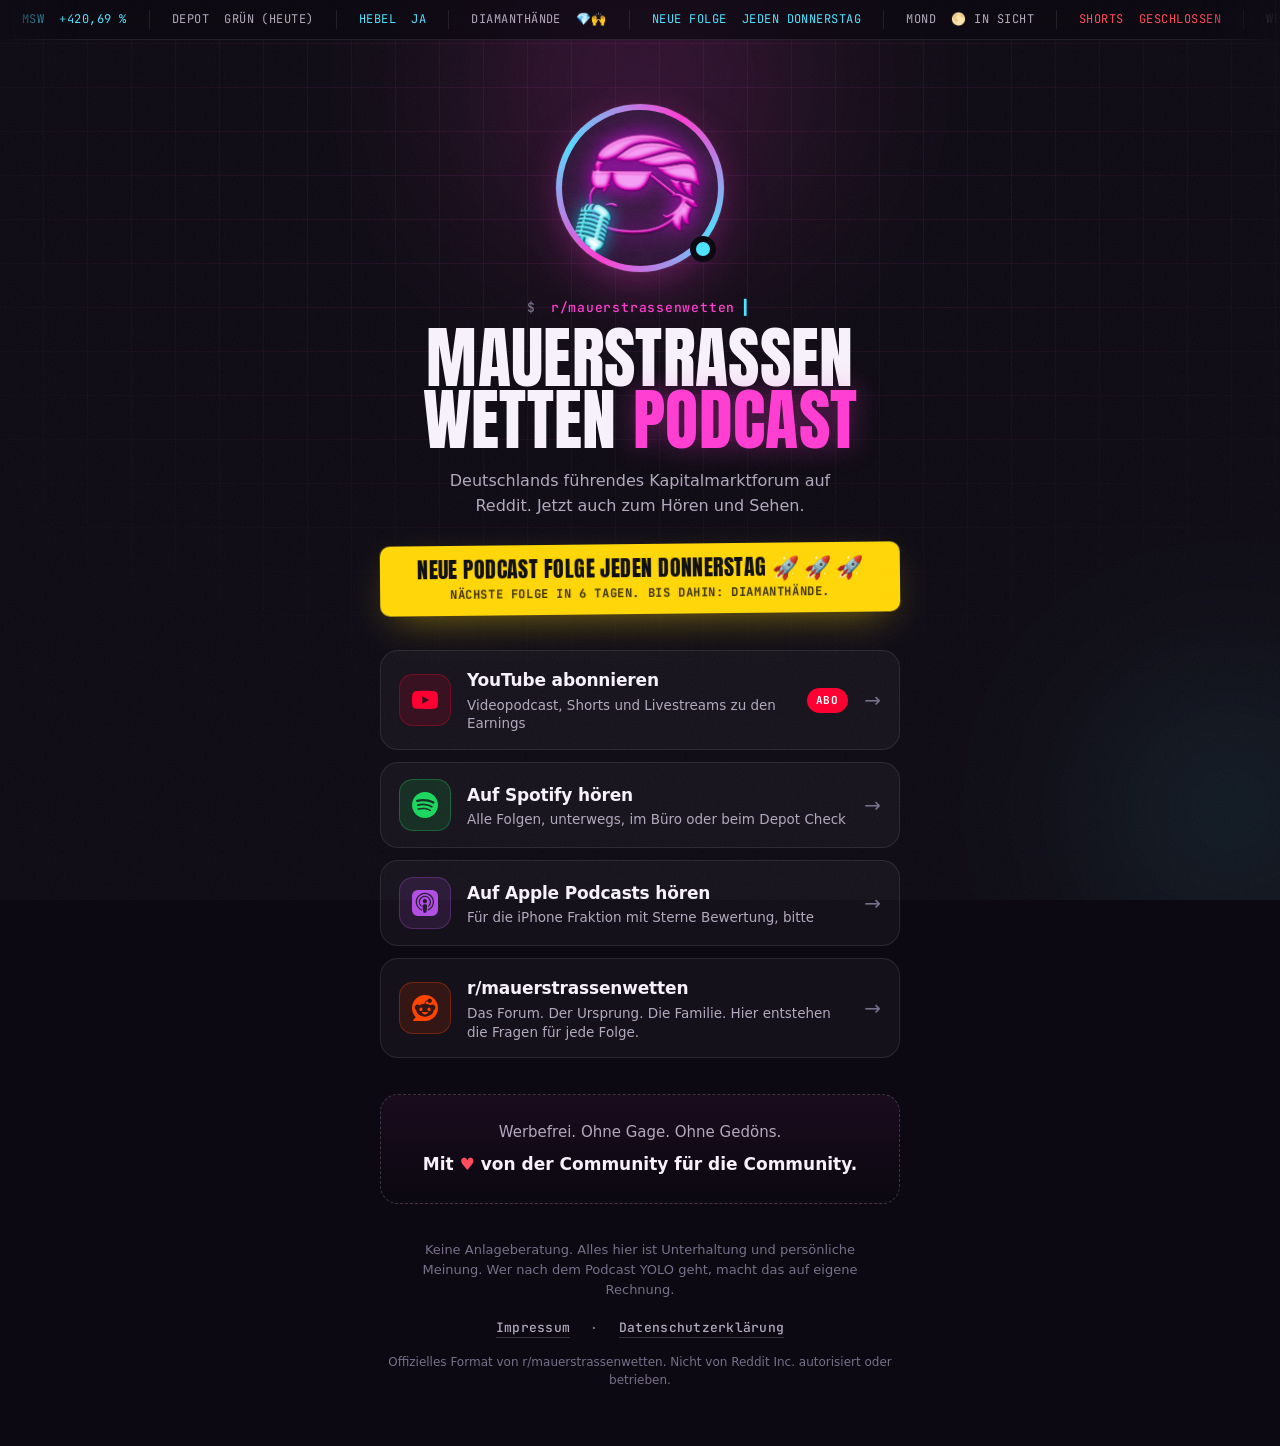
<file: index.html>
<!DOCTYPE html>
<html lang="de">
<head>
<meta charset="utf-8">
<meta name="viewport" content="width=device-width, initial-scale=1">
<title>mauerstrassenwetten Podcast · Alle Links</title>
<meta name="description" content="Der offizielle Podcast von r/mauerstrassenwetten, Deutschlands führendem Kapitalmarktforum auf Reddit. Neue Folge jeden Donnerstag auf YouTube, Spotify und Apple Podcasts.">
<meta property="og:title" content="mauerstrassenwetten Podcast">
<meta property="og:description" content="Deutschlands führendes Kapitalmarktforum auf Reddit. Neue Podcast Folge jeden Donnerstag 🚀">
<meta name="theme-color" content="#0c0912">
<link rel="icon" href="./assets/favicon.png" type="image/png">
<link rel="preconnect" href="https://api.fontshare.com" crossorigin>
<link rel="preconnect" href="https://fonts.googleapis.com">
<link rel="preconnect" href="https://fonts.gstatic.com" crossorigin>
<link href="https://api.fontshare.com/v2/css?f[]=satoshi@500,700&display=swap" rel="stylesheet">
<link href="https://fonts.googleapis.com/css2?family=Anton&family=JetBrains+Mono:wght@500;700&display=swap" rel="stylesheet">
<link rel="stylesheet" href="./style.css">
</head>
<body>

<div class="bg" aria-hidden="true">
  <div class="bg-grid"></div>
  <div class="bg-glow bg-glow-a"></div>
  <div class="bg-glow bg-glow-b"></div>
  <div class="bg-noise"></div>
</div>

<div class="ticker" aria-hidden="true">
  <div class="ticker-track">
    <span class="tick up">MSW &nbsp;+420,69 %</span>
    <span class="tick">DEPOT &nbsp;grün (heute)</span>
    <span class="tick up">HEBEL &nbsp;ja</span>
    <span class="tick">DIAMANTHÄNDE &nbsp;💎🙌</span>
    <span class="tick up">NEUE FOLGE &nbsp;jeden Donnerstag</span>
    <span class="tick">MOND &nbsp;🌕 in Sicht</span>
    <span class="tick down">SHORTS &nbsp;geschlossen</span>
    <span class="tick">WERBUNG &nbsp;0,00 €</span>
    <!-- duplicate for seamless loop -->
    <span class="tick up">MSW &nbsp;+420,69 %</span>
    <span class="tick">DEPOT &nbsp;grün (heute)</span>
    <span class="tick up">HEBEL &nbsp;ja</span>
    <span class="tick">DIAMANTHÄNDE &nbsp;💎🙌</span>
    <span class="tick up">NEUE FOLGE &nbsp;jeden Donnerstag</span>
    <span class="tick">MOND &nbsp;🌕 in Sicht</span>
    <span class="tick down">SHORTS &nbsp;geschlossen</span>
    <span class="tick">WERBUNG &nbsp;0,00 €</span>
  </div>
</div>

<main class="wrap">

  <header class="hero">
    <div class="avatar-ring">
      <img class="avatar" src="./assets/logo.jpg" alt="mauerstrassenwetten Podcast Logo: Neon Silhouette mit Sonnenbrille und Mikrofon" width="160" height="160">
      <span class="live-dot" title="Wöchentlich live"><span class="live-pulse"></span></span>
    </div>

    <p class="eyebrow"><span class="prompt">$</span> r/mauerstrassenwetten <span class="cursor">▍</span></p>
    <h1 class="title">mauerstrassen<br>wetten <span class="title-accent">Podcast</span></h1>
    <p class="tagline">Deutschlands führendes Kapitalmarktforum auf Reddit. Jetzt auch zum Hören und Sehen.</p>

    <div class="banner">
      <div class="banner-main">Neue Podcast Folge jeden Donnerstag <span class="rockets">🚀 🚀 🚀</span></div>
      <div class="banner-sub" id="countdown">Nächste Folge am Donnerstag</div>
    </div>
  </header>

  <nav class="links" aria-label="Alle Kanäle">

    <a class="link link-youtube" href="https://www.youtube.com/@mauerstrassenwettenPodcast?sub_confirmation=1" target="_blank" rel="noopener noreferrer">
      <span class="link-icon">
        <svg viewBox="0 0 24 24" aria-hidden="true"><path fill="currentColor" d="M23.498 6.186a3.016 3.016 0 0 0-2.122-2.136C19.505 3.545 12 3.545 12 3.545s-7.505 0-9.377.505A3.017 3.017 0 0 0 .502 6.186C0 8.07 0 12 0 12s0 3.93.502 5.814a3.016 3.016 0 0 0 2.122 2.136c1.871.505 9.376.505 9.376.505s7.505 0 9.377-.505a3.015 3.015 0 0 0 2.122-2.136C24 15.93 24 12 24 12s0-3.93-.502-5.814zM9.545 15.568V8.432L15.818 12l-6.273 3.568z"/></svg>
      </span>
      <span class="link-text">
        <span class="link-title">YouTube abonnieren</span>
        <span class="link-sub">Videopodcast, Shorts und Livestreams zu den Earnings</span>
      </span>
      <span class="link-badge">Abo</span>
      <span class="link-arrow" aria-hidden="true">→</span>
    </a>

    <a class="link link-spotify" href="https://open.spotify.com/show/4F53gWxLNexCYxnEAkcfZe" target="_blank" rel="noopener noreferrer">
      <span class="link-icon">
        <svg viewBox="0 0 24 24" aria-hidden="true"><path fill="currentColor" d="M12 0C5.4 0 0 5.4 0 12s5.4 12 12 12 12-5.4 12-12S18.66 0 12 0zm5.521 17.34c-.24.359-.66.48-1.021.24-2.82-1.74-6.36-2.101-10.561-1.141-.418.122-.779-.179-.899-.539-.12-.421.18-.78.54-.9 4.56-1.021 8.52-.6 11.64 1.32.42.18.479.659.301 1.02zm1.44-3.3c-.301.42-.841.6-1.262.3-3.239-1.98-8.159-2.58-11.939-1.38-.479.12-1.02-.12-1.14-.6-.12-.48.12-1.021.6-1.141C9.6 9.9 15 10.561 18.72 12.84c.361.181.54.78.241 1.2zm.12-3.36C15.24 8.4 8.82 8.16 5.16 9.301c-.6.179-1.2-.181-1.38-.721-.18-.601.18-1.2.72-1.381 4.26-1.26 11.28-1.02 15.721 1.621.539.3.719 1.02.419 1.56-.299.421-1.02.599-1.559.3z"/></svg>
      </span>
      <span class="link-text">
        <span class="link-title">Auf Spotify hören</span>
        <span class="link-sub">Alle Folgen, unterwegs, im Büro oder beim Depot Check</span>
      </span>
      <span class="link-arrow" aria-hidden="true">→</span>
    </a>

    <a class="link link-apple" href="https://podcasts.apple.com/de/podcast/mauerstrassenwetten-podcast/id1572657389" target="_blank" rel="noopener noreferrer">
      <span class="link-icon">
        <svg viewBox="0 0 24 24" aria-hidden="true"><path fill="currentColor" d="M5.34 0A5.328 5.328 0 000 5.34v13.32A5.328 5.328 0 005.34 24h13.32A5.328 5.328 0 0024 18.66V5.34A5.328 5.328 0 0018.66 0zm6.525 2.568c2.336 0 4.448.902 6.056 2.587 1.224 1.272 1.912 2.619 2.264 4.392.12.59.12 2.2.007 2.864a8.506 8.506 0 01-3.24 5.296c-.608.46-2.096 1.261-2.336 1.261-.088 0-.096-.091-.056-.46.072-.592.144-.715.48-.856.536-.224 1.448-.874 2.008-1.435a7.644 7.644 0 002.008-3.536c.208-.824.184-2.656-.048-3.504-.728-2.696-2.928-4.792-5.624-5.352-.784-.16-2.208-.16-3 0-2.728.56-4.984 2.76-5.672 5.528-.184.752-.184 2.584 0 3.336.456 1.832 1.64 3.512 3.192 4.512.304.2.672.408.824.472.336.144.408.264.472.856.04.36.03.464-.056.464-.056 0-.464-.176-.896-.384l-.04-.03c-2.472-1.216-4.056-3.274-4.632-6.012-.144-.706-.168-2.392-.03-3.04.36-1.74 1.048-3.1 2.192-4.304 1.648-1.737 3.768-2.656 6.128-2.656zm.134 2.81c.409.004.803.04 1.106.106 2.784.62 4.76 3.408 4.376 6.174-.152 1.114-.536 2.03-1.216 2.88-.336.43-1.152 1.15-1.296 1.15-.023 0-.048-.272-.048-.603v-.605l.416-.496c1.568-1.878 1.456-4.502-.256-6.224-.664-.67-1.432-1.064-2.424-1.246-.64-.118-.776-.118-1.448-.008-1.02.167-1.81.562-2.512 1.256-1.72 1.704-1.832 4.342-.264 6.222l.413.496v.608c0 .336-.027.608-.06.608-.03 0-.264-.16-.512-.36l-.034-.011c-.832-.664-1.568-1.842-1.872-2.997-.184-.698-.184-2.024.008-2.72.504-1.878 1.888-3.335 3.808-4.019.41-.145 1.133-.22 1.814-.211zm-.13 2.99c.31 0 .62.06.844.178.488.253.888.745 1.04 1.259.464 1.578-1.208 2.96-2.72 2.254h-.015c-.712-.331-1.096-.956-1.104-1.77 0-.733.408-1.371 1.112-1.745.224-.117.534-.176.844-.176zm-.011 4.728c.988-.004 1.706.349 1.97.97.198.464.124 1.932-.218 4.302-.232 1.656-.36 2.074-.68 2.356-.44.39-1.064.498-1.656.288h-.003c-.716-.257-.87-.605-1.164-2.644-.341-2.37-.416-3.838-.218-4.302.262-.616.974-.966 1.97-.97z"/></svg>
      </span>
      <span class="link-text">
        <span class="link-title">Auf Apple Podcasts hören</span>
        <span class="link-sub">Für die iPhone Fraktion mit Sterne Bewertung, bitte</span>
      </span>
      <span class="link-arrow" aria-hidden="true">→</span>
    </a>

    <a class="link link-reddit" href="https://www.reddit.com/r/mauerstrassenwetten/" target="_blank" rel="noopener noreferrer">
      <span class="link-icon">
        <svg viewBox="0 0 24 24" aria-hidden="true"><path fill="currentColor" d="M12 0C5.373 0 0 5.373 0 12c0 3.314 1.343 6.314 3.515 8.485l-2.286 2.286C.775 23.225 1.097 24 1.738 24H12c6.627 0 12-5.373 12-12S18.627 0 12 0Zm4.388 3.199c1.104 0 1.999.895 1.999 1.999 0 1.105-.895 2-1.999 2-.946 0-1.739-.657-1.947-1.539v.002c-1.147.162-2.032 1.15-2.032 2.341v.007c1.776.067 3.4.567 4.686 1.363.473-.363 1.064-.58 1.707-.58 1.547 0 2.802 1.254 2.802 2.802 0 1.117-.655 2.081-1.601 2.531-.088 3.256-3.637 5.876-7.997 5.876-4.361 0-7.905-2.617-7.998-5.87-.954-.447-1.614-1.415-1.614-2.538 0-1.548 1.255-2.802 2.803-2.802.645 0 1.239.218 1.712.585 1.275-.79 2.881-1.291 4.64-1.365v-.01c0-1.663 1.263-3.034 2.88-3.207.188-.911.993-1.595 1.959-1.595Zm-8.085 8.376c-.784 0-1.459.78-1.506 1.797-.047 1.016.64 1.429 1.426 1.429.786 0 1.371-.369 1.418-1.385.047-1.017-.553-1.841-1.338-1.841Zm7.406 0c-.786 0-1.385.824-1.338 1.841.047 1.017.634 1.385 1.418 1.385.785 0 1.473-.413 1.426-1.429-.046-1.017-.721-1.797-1.506-1.797Zm-3.703 4.013c-.974 0-1.907.048-2.77.135-.147.015-.241.168-.183.305.483 1.154 1.622 1.964 2.953 1.964 1.33 0 2.47-.81 2.953-1.964.057-.137-.037-.29-.184-.305-.863-.087-1.795-.135-2.769-.135Z"/></svg>
      </span>
      <span class="link-text">
        <span class="link-title">r/mauerstrassenwetten</span>
        <span class="link-sub">Das Forum. Der Ursprung. Die Familie. Hier entstehen die Fragen für jede Folge.</span>
      </span>
      <span class="link-arrow" aria-hidden="true">→</span>
    </a>

  </nav>

  <section class="heart">
    <p class="heart-line">Werbefrei. Ohne Gage. Ohne Gedöns.</p>
    <p class="heart-line heart-strong">Mit <span class="heart-icon">♥</span> von der Community für die Community.</p>
  </section>

  <footer class="foot">
    <p class="disclaimer">Keine Anlageberatung. Alles hier ist Unterhaltung und persönliche Meinung. Wer nach dem Podcast YOLO geht, macht das auf eigene Rechnung.</p>
    <p class="legal">
      <a href="https://aep-sudo.github.io/msw-podcast/impressum.html" target="_blank" rel="noopener noreferrer">Impressum</a>
      <span class="sep" aria-hidden="true">·</span>
      <a href="https://aep-sudo.github.io/msw-podcast/datenschutzerklaerung.html" target="_blank" rel="noopener noreferrer">Datenschutzerklärung</a>
    </p>
    <p class="colophon">Offizielles Format von r/mauerstrassenwetten. Nicht von Reddit Inc. autorisiert oder betrieben.</p>
  </footer>

</main>

<script src="./app.js"></script>
</body>
</html>
</file>
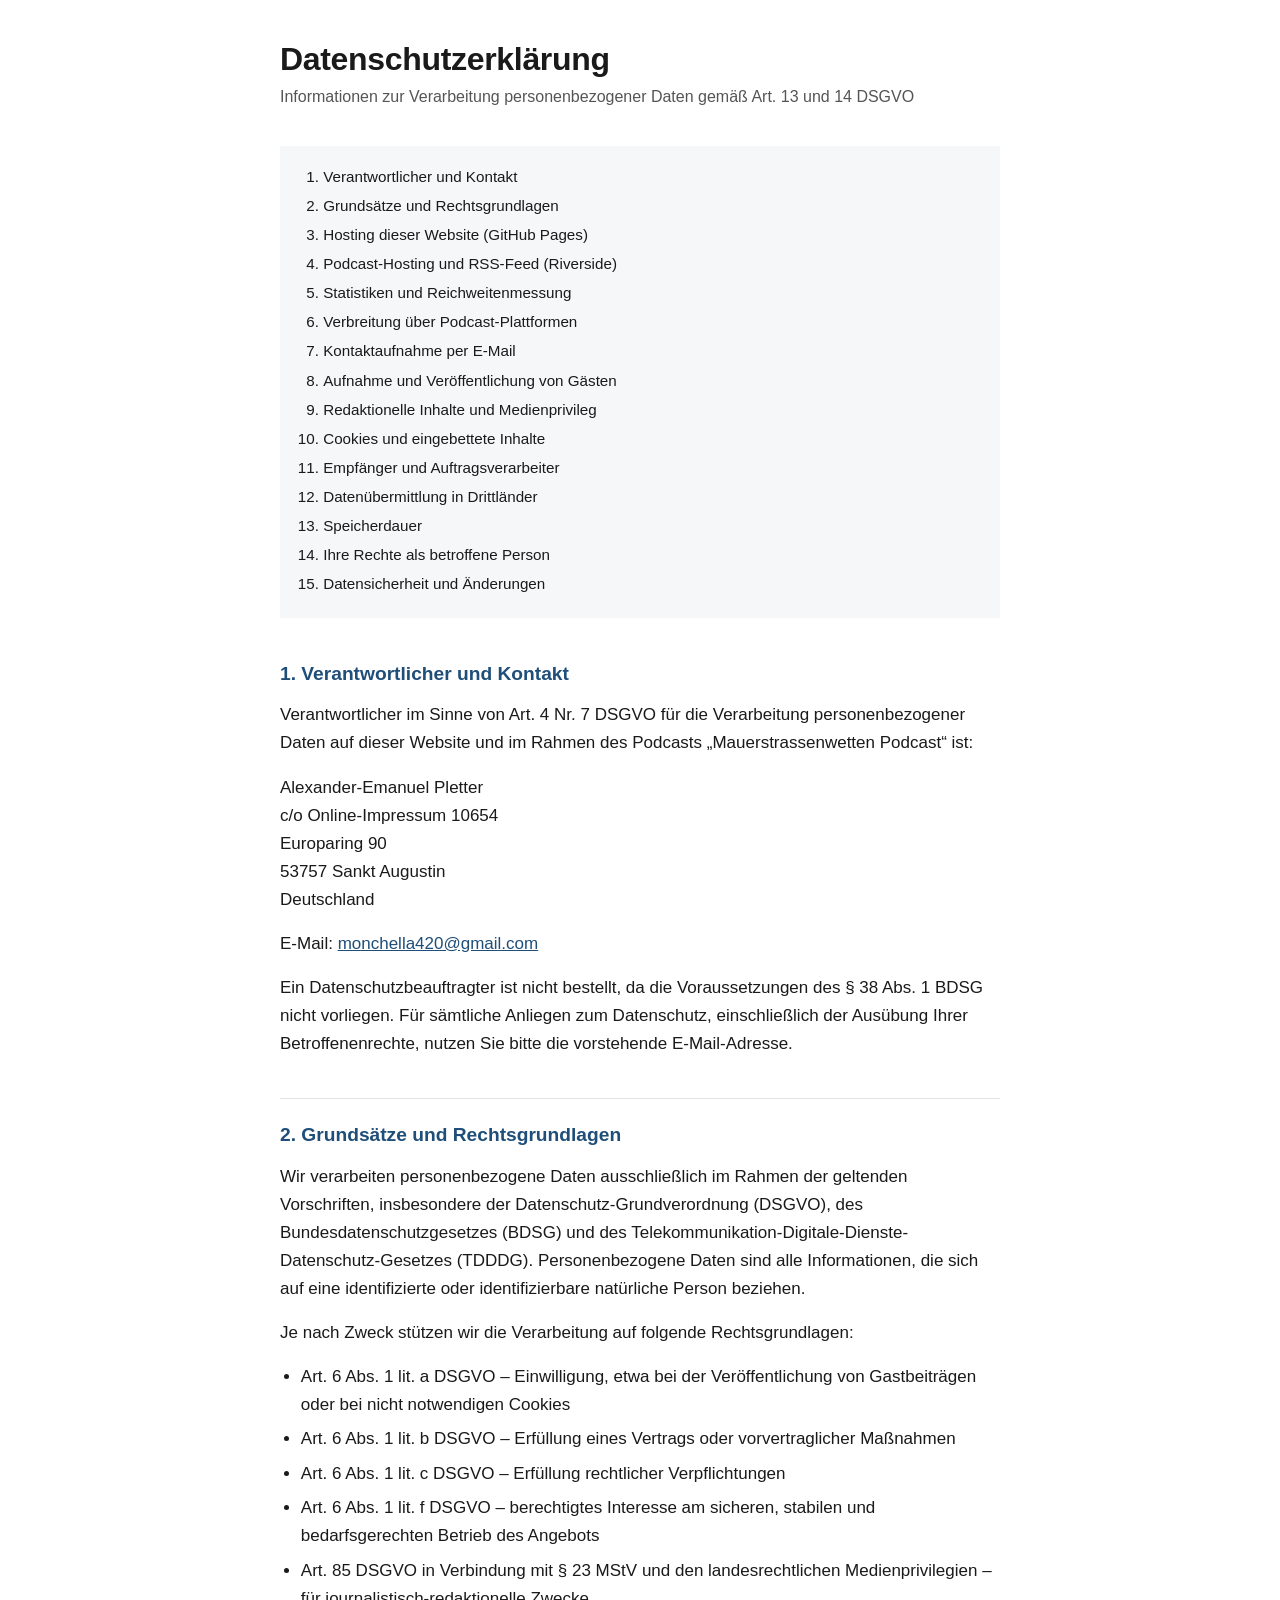
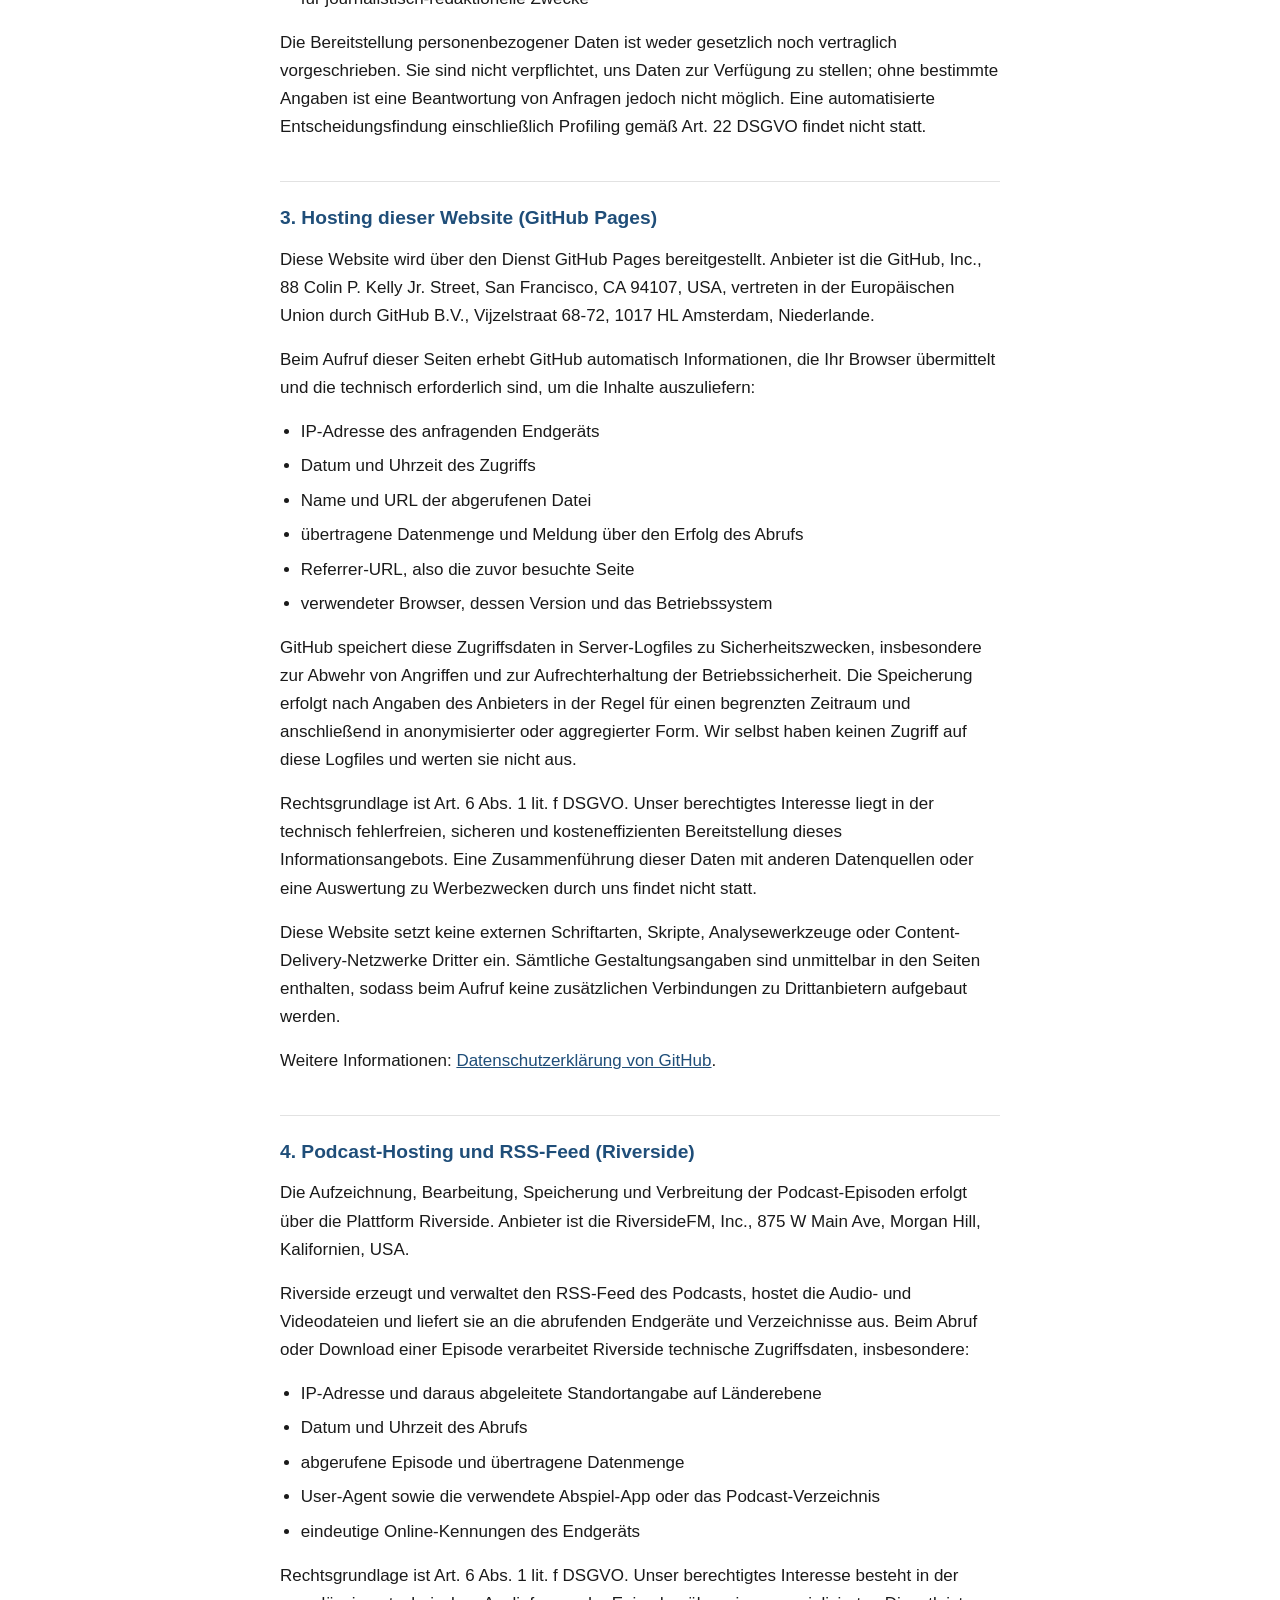
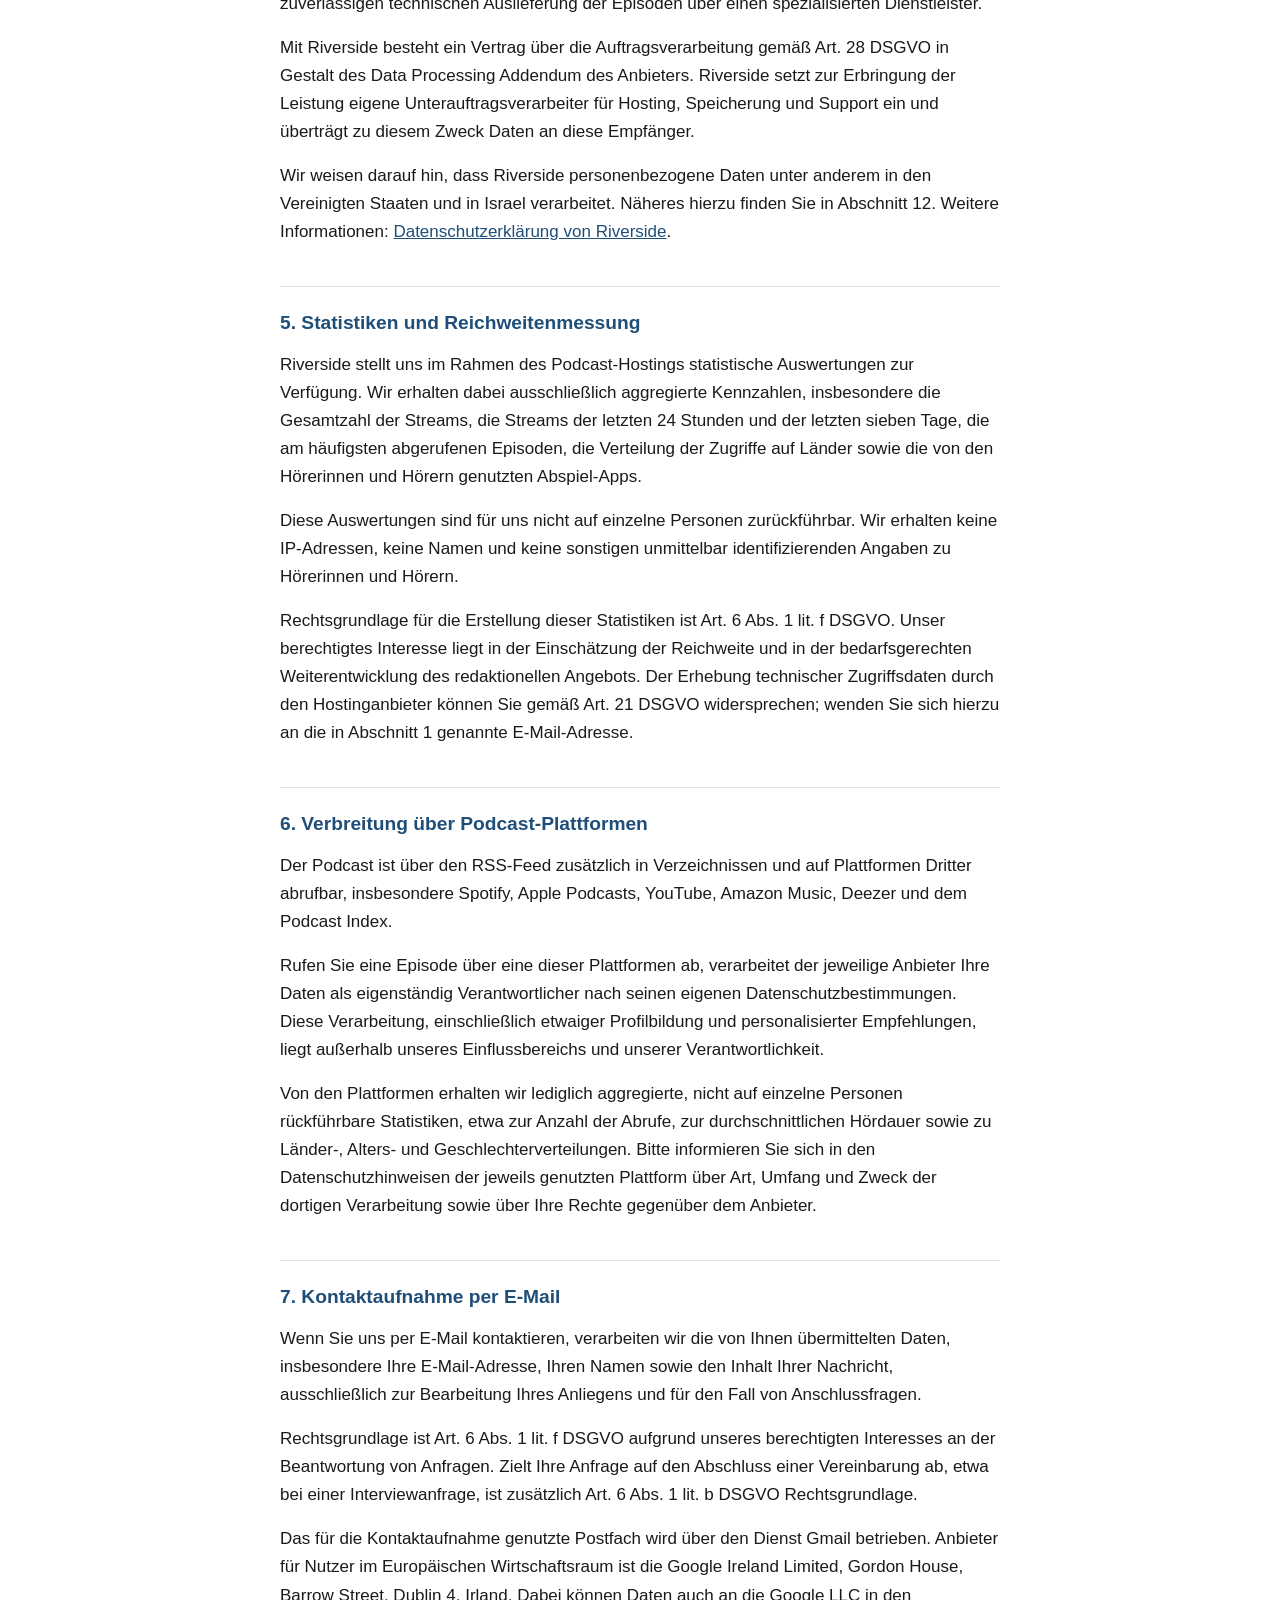
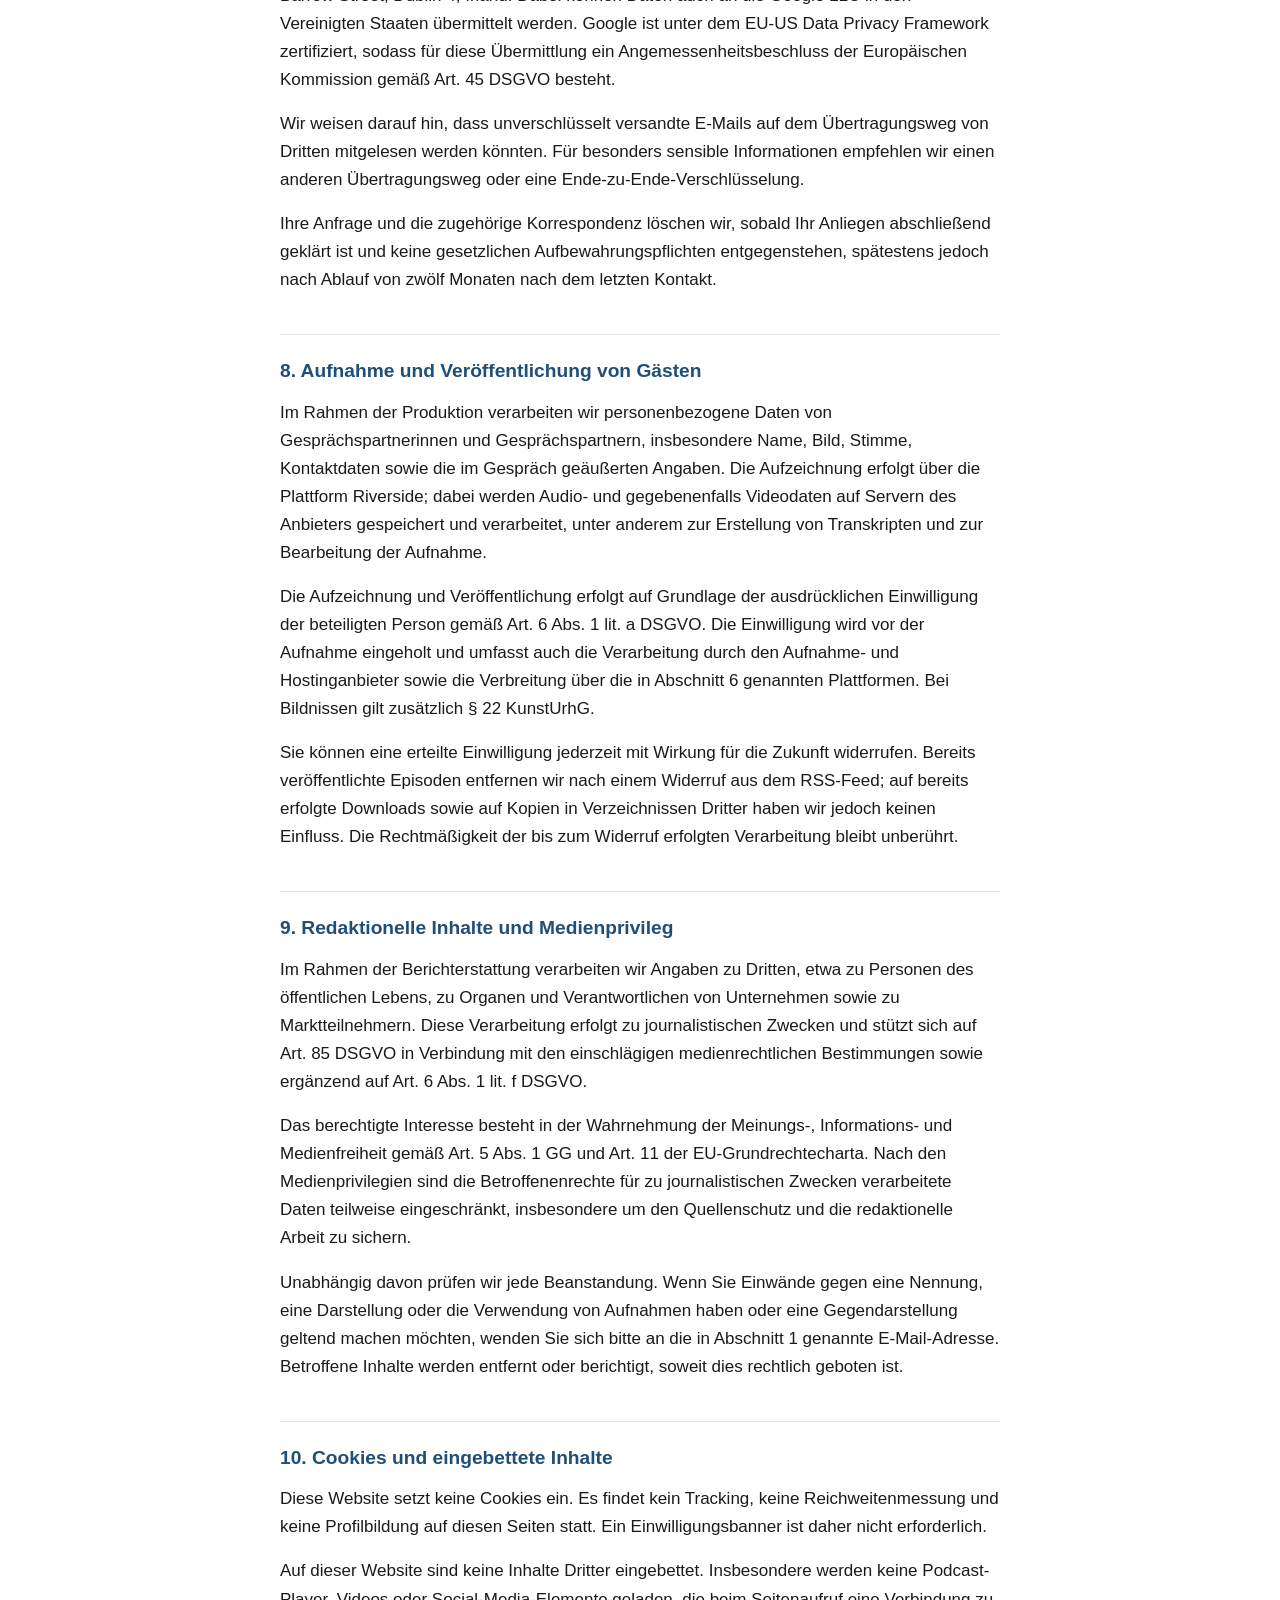
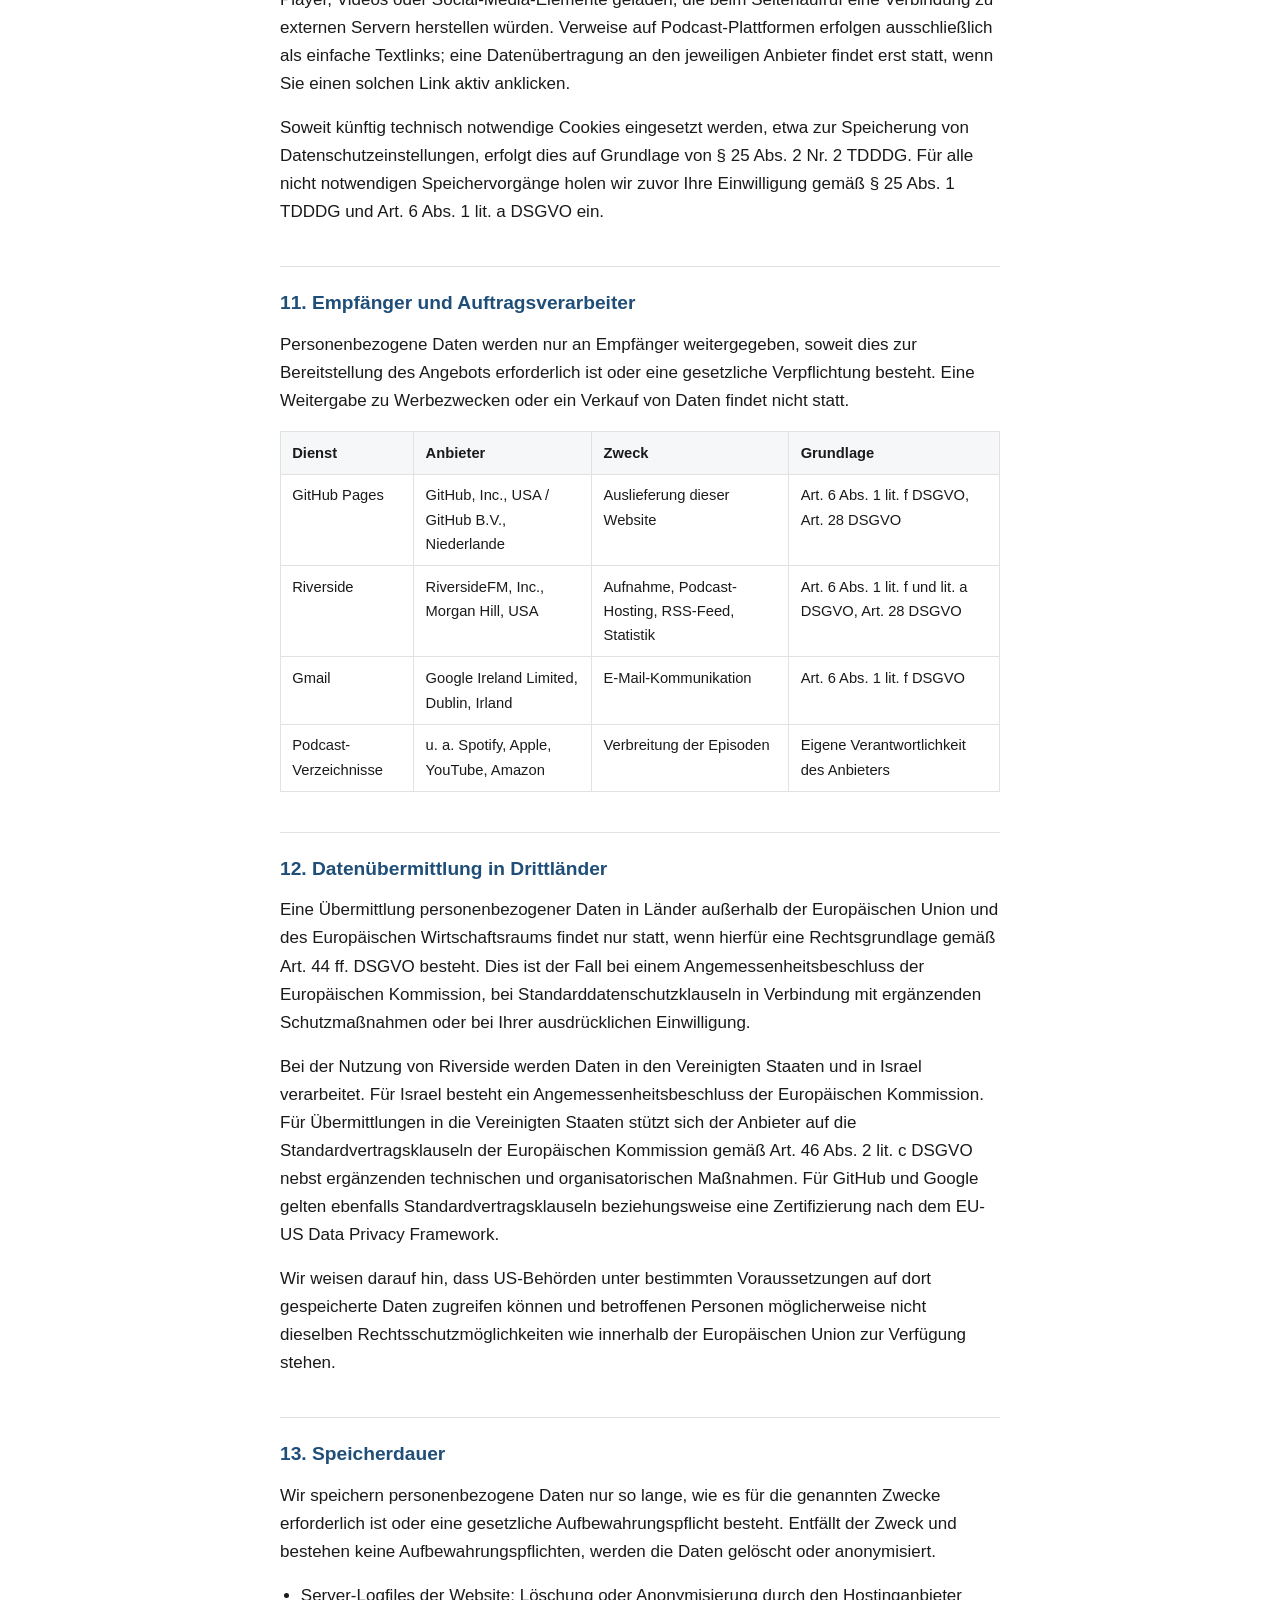
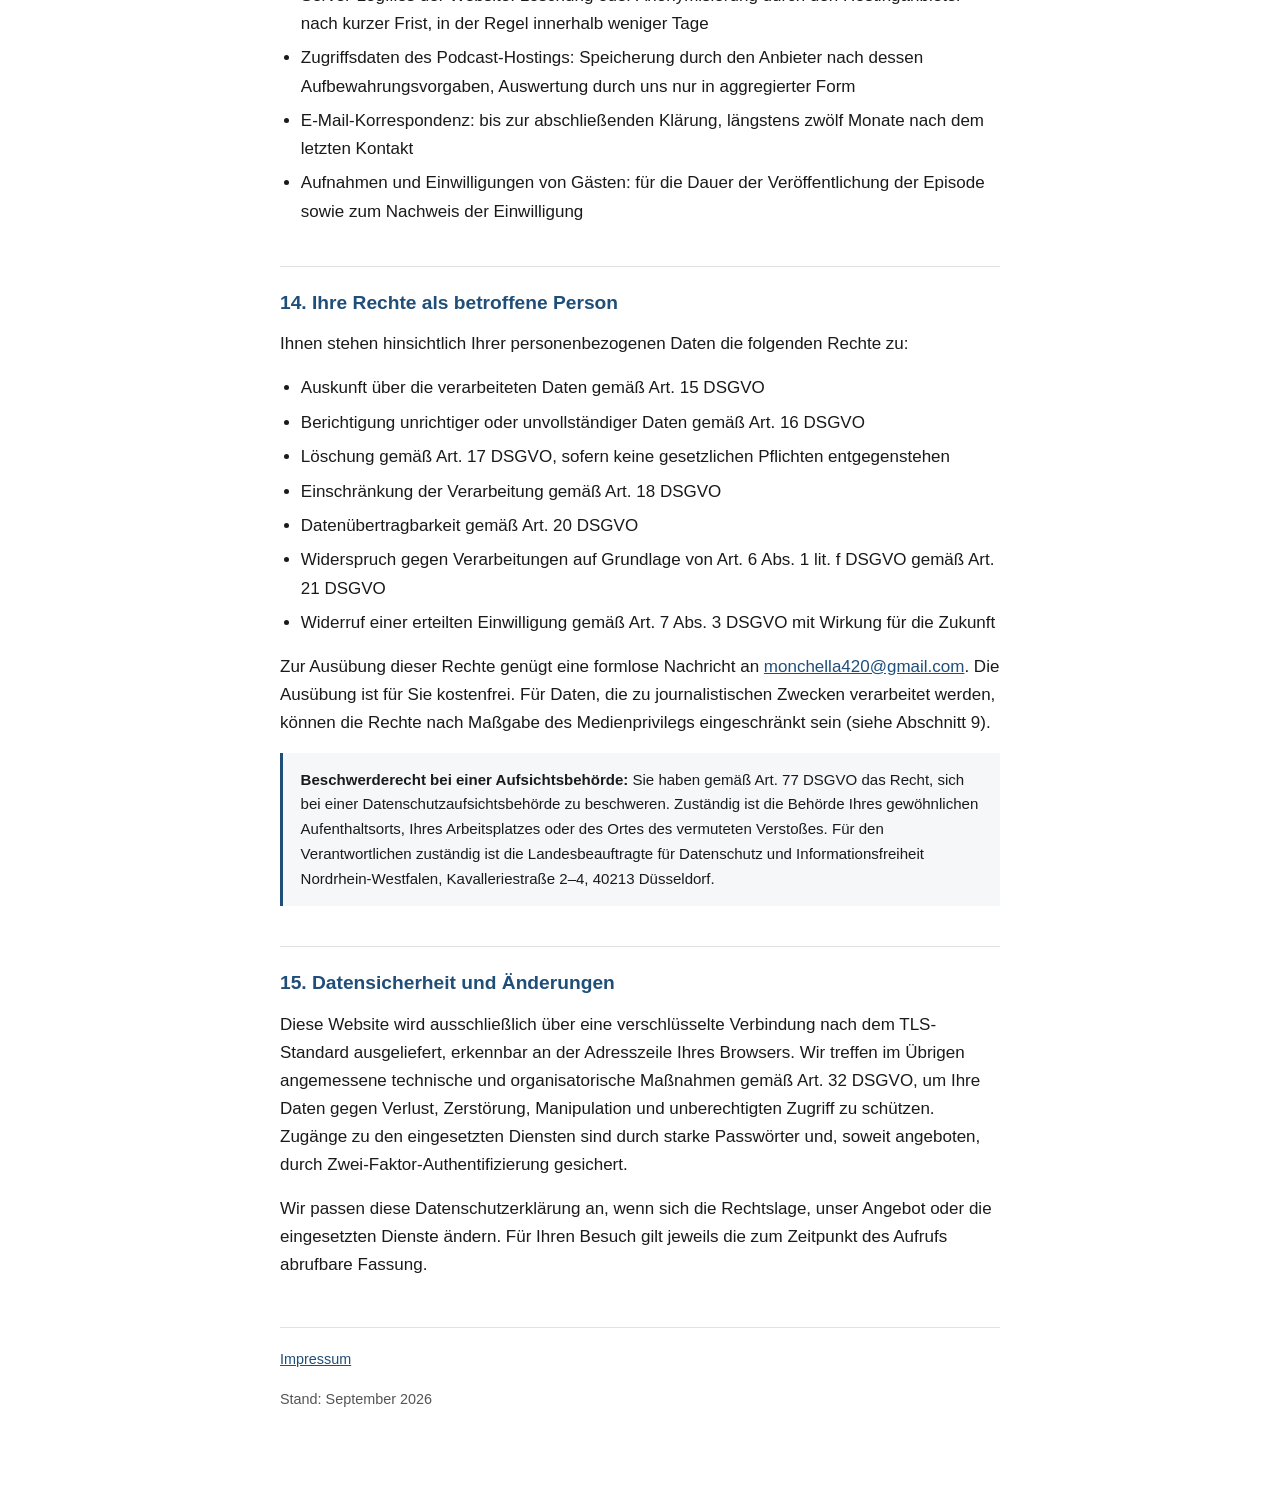
<file: datenschutzerklaerung.html>
<!DOCTYPE html>
<html lang="de">
<head>
<meta charset="utf-8">
<meta name="viewport" content="width=device-width, initial-scale=1">
<title>Datenschutzerklärung – Mauerstrassenwetten Podcast</title>
<meta name="description" content="Informationen zur Verarbeitung personenbezogener Daten gemäß Art. 13 und 14 DSGVO für den Mauerstrassenwetten Podcast.">
<meta name="robots" content="index, follow">
<style>
  :root {
    --text: #1a1a1a;
    --muted: #555;
    --accent: #1f4e79;
    --border: #e2e2e2;
    --bg: #ffffff;
    --box: #f6f7f9;
  }
  * { box-sizing: border-box; }
  html { -webkit-text-size-adjust: 100%; }
  body {
    margin: 0;
    padding: 2.5rem 1.25rem 4rem;
    background: var(--bg);
    color: var(--text);
    font-family: -apple-system, BlinkMacSystemFont, "Segoe UI", Roboto, Helvetica, Arial, sans-serif;
    font-size: 17px;
    line-height: 1.65;
  }
  main { max-width: 720px; margin: 0 auto; }
  h1 {
    font-size: 2rem;
    line-height: 1.2;
    margin: 0 0 0.35rem;
    letter-spacing: -0.01em;
  }
  .subtitle { color: var(--muted); font-size: 1rem; margin: 0 0 2.25rem; }
  h2 {
    font-size: 1.2rem;
    margin: 2.5rem 0 0.75rem;
    padding-top: 1.25rem;
    border-top: 1px solid var(--border);
    color: var(--accent);
  }
  h2:first-of-type { border-top: none; padding-top: 0; }
  h3 { font-size: 1.02rem; margin: 1.6rem 0 0.4rem; }
  p { margin: 0 0 1rem; }
  ul { margin: 0 0 1rem; padding-left: 1.3rem; }
  li { margin-bottom: 0.4rem; }
  address { font-style: normal; margin: 0 0 1rem; }
  a { color: var(--accent); }
  a:hover { text-decoration: none; }
  .note {
    background: var(--box);
    border-left: 3px solid var(--accent);
    padding: 0.9rem 1.1rem;
    margin: 0 0 1rem;
    font-size: 0.94rem;
  }
  .note p:last-child { margin-bottom: 0; }
  .toc { background: var(--box); padding: 1.1rem 1.4rem; margin: 0 0 2rem; font-size: 0.95rem; }
  .toc ol { margin: 0; padding-left: 1.3rem; }
  .toc li { margin-bottom: 0.25rem; }
  table {
    width: 100%;
    border-collapse: collapse;
    margin: 0 0 1.25rem;
    font-size: 0.92rem;
  }
  th, td {
    border: 1px solid var(--border);
    padding: 0.55rem 0.7rem;
    text-align: left;
    vertical-align: top;
  }
  th { background: var(--box); font-weight: 600; }
  footer {
    margin-top: 3rem;
    padding-top: 1.25rem;
    border-top: 1px solid var(--border);
    color: var(--muted);
    font-size: 0.9rem;
  }
  footer a { margin-right: 1rem; }
  @media print {
    body { padding: 0; font-size: 10.5pt; }
    h2 { page-break-after: avoid; }
  }
</style>
</head>
<body>
<main>

  <h1>Datenschutzerklärung</h1>
  <p class="subtitle">Informationen zur Verarbeitung personenbezogener Daten gemäß Art. 13 und 14 DSGVO</p>

  <div class="toc">
    <ol>
      <li>Verantwortlicher und Kontakt</li>
      <li>Grundsätze und Rechtsgrundlagen</li>
      <li>Hosting dieser Website (GitHub Pages)</li>
      <li>Podcast-Hosting und RSS-Feed (Riverside)</li>
      <li>Statistiken und Reichweitenmessung</li>
      <li>Verbreitung über Podcast-Plattformen</li>
      <li>Kontaktaufnahme per E-Mail</li>
      <li>Aufnahme und Veröffentlichung von Gästen</li>
      <li>Redaktionelle Inhalte und Medienprivileg</li>
      <li>Cookies und eingebettete Inhalte</li>
      <li>Empfänger und Auftragsverarbeiter</li>
      <li>Datenübermittlung in Drittländer</li>
      <li>Speicherdauer</li>
      <li>Ihre Rechte als betroffene Person</li>
      <li>Datensicherheit und Änderungen</li>
    </ol>
  </div>

  <h2>1. Verantwortlicher und Kontakt</h2>
  <p>Verantwortlicher im Sinne von Art. 4 Nr. 7 DSGVO für die Verarbeitung personenbezogener Daten auf dieser Website und im Rahmen des Podcasts &bdquo;Mauerstrassenwetten Podcast&ldquo; ist:</p>
  <address>
    Alexander-Emanuel Pletter<br>
    c/o Online-Impressum 10654<br>
    Europaring 90<br>
    53757 Sankt Augustin<br>
    Deutschland
  </address>
  <p>E-Mail: <a href="mailto:monchella420@gmail.com">monchella420@gmail.com</a></p>
  <p>Ein Datenschutzbeauftragter ist nicht bestellt, da die Voraussetzungen des § 38 Abs. 1 BDSG nicht vorliegen. Für sämtliche Anliegen zum Datenschutz, einschließlich der Ausübung Ihrer Betroffenenrechte, nutzen Sie bitte die vorstehende E-Mail-Adresse.</p>

  <h2>2. Grundsätze und Rechtsgrundlagen</h2>
  <p>Wir verarbeiten personenbezogene Daten ausschließlich im Rahmen der geltenden Vorschriften, insbesondere der Datenschutz-Grundverordnung (DSGVO), des Bundesdatenschutzgesetzes (BDSG) und des Telekommunikation-Digitale-Dienste-Datenschutz-Gesetzes (TDDDG). Personenbezogene Daten sind alle Informationen, die sich auf eine identifizierte oder identifizierbare natürliche Person beziehen.</p>
  <p>Je nach Zweck stützen wir die Verarbeitung auf folgende Rechtsgrundlagen:</p>
  <ul>
    <li>Art. 6 Abs. 1 lit. a DSGVO – Einwilligung, etwa bei der Veröffentlichung von Gastbeiträgen oder bei nicht notwendigen Cookies</li>
    <li>Art. 6 Abs. 1 lit. b DSGVO – Erfüllung eines Vertrags oder vorvertraglicher Maßnahmen</li>
    <li>Art. 6 Abs. 1 lit. c DSGVO – Erfüllung rechtlicher Verpflichtungen</li>
    <li>Art. 6 Abs. 1 lit. f DSGVO – berechtigtes Interesse am sicheren, stabilen und bedarfsgerechten Betrieb des Angebots</li>
    <li>Art. 85 DSGVO in Verbindung mit § 23 MStV und den landesrechtlichen Medienprivilegien – für journalistisch-redaktionelle Zwecke</li>
  </ul>
  <p>Die Bereitstellung personenbezogener Daten ist weder gesetzlich noch vertraglich vorgeschrieben. Sie sind nicht verpflichtet, uns Daten zur Verfügung zu stellen; ohne bestimmte Angaben ist eine Beantwortung von Anfragen jedoch nicht möglich. Eine automatisierte Entscheidungsfindung einschließlich Profiling gemäß Art. 22 DSGVO findet nicht statt.</p>

  <h2>3. Hosting dieser Website (GitHub Pages)</h2>
  <p>Diese Website wird über den Dienst GitHub Pages bereitgestellt. Anbieter ist die GitHub, Inc., 88 Colin P. Kelly Jr. Street, San Francisco, CA 94107, USA, vertreten in der Europäischen Union durch GitHub B.V., Vijzelstraat 68-72, 1017 HL Amsterdam, Niederlande.</p>
  <p>Beim Aufruf dieser Seiten erhebt GitHub automatisch Informationen, die Ihr Browser übermittelt und die technisch erforderlich sind, um die Inhalte auszuliefern:</p>
  <ul>
    <li>IP-Adresse des anfragenden Endgeräts</li>
    <li>Datum und Uhrzeit des Zugriffs</li>
    <li>Name und URL der abgerufenen Datei</li>
    <li>übertragene Datenmenge und Meldung über den Erfolg des Abrufs</li>
    <li>Referrer-URL, also die zuvor besuchte Seite</li>
    <li>verwendeter Browser, dessen Version und das Betriebssystem</li>
  </ul>
  <p>GitHub speichert diese Zugriffsdaten in Server-Logfiles zu Sicherheitszwecken, insbesondere zur Abwehr von Angriffen und zur Aufrechterhaltung der Betriebssicherheit. Die Speicherung erfolgt nach Angaben des Anbieters in der Regel für einen begrenzten Zeitraum und anschließend in anonymisierter oder aggregierter Form. Wir selbst haben keinen Zugriff auf diese Logfiles und werten sie nicht aus.</p>
  <p>Rechtsgrundlage ist Art. 6 Abs. 1 lit. f DSGVO. Unser berechtigtes Interesse liegt in der technisch fehlerfreien, sicheren und kosteneffizienten Bereitstellung dieses Informationsangebots. Eine Zusammenführung dieser Daten mit anderen Datenquellen oder eine Auswertung zu Werbezwecken durch uns findet nicht statt.</p>
  <p>Diese Website setzt keine externen Schriftarten, Skripte, Analysewerkzeuge oder Content-Delivery-Netzwerke Dritter ein. Sämtliche Gestaltungsangaben sind unmittelbar in den Seiten enthalten, sodass beim Aufruf keine zusätzlichen Verbindungen zu Drittanbietern aufgebaut werden.</p>
  <p>Weitere Informationen: <a href="https://docs.github.com/site-policy/privacy-policies/github-general-privacy-statement" rel="noopener noreferrer" target="_blank">Datenschutzerklärung von GitHub</a>.</p>

  <h2>4. Podcast-Hosting und RSS-Feed (Riverside)</h2>
  <p>Die Aufzeichnung, Bearbeitung, Speicherung und Verbreitung der Podcast-Episoden erfolgt über die Plattform Riverside. Anbieter ist die RiversideFM, Inc., 875 W Main Ave, Morgan Hill, Kalifornien, USA.</p>
  <p>Riverside erzeugt und verwaltet den RSS-Feed des Podcasts, hostet die Audio- und Videodateien und liefert sie an die abrufenden Endgeräte und Verzeichnisse aus. Beim Abruf oder Download einer Episode verarbeitet Riverside technische Zugriffsdaten, insbesondere:</p>
  <ul>
    <li>IP-Adresse und daraus abgeleitete Standortangabe auf Länderebene</li>
    <li>Datum und Uhrzeit des Abrufs</li>
    <li>abgerufene Episode und übertragene Datenmenge</li>
    <li>User-Agent sowie die verwendete Abspiel-App oder das Podcast-Verzeichnis</li>
    <li>eindeutige Online-Kennungen des Endgeräts</li>
  </ul>
  <p>Rechtsgrundlage ist Art. 6 Abs. 1 lit. f DSGVO. Unser berechtigtes Interesse besteht in der zuverlässigen technischen Auslieferung der Episoden über einen spezialisierten Dienstleister.</p>
  <p>Mit Riverside besteht ein Vertrag über die Auftragsverarbeitung gemäß Art. 28 DSGVO in Gestalt des Data Processing Addendum des Anbieters. Riverside setzt zur Erbringung der Leistung eigene Unterauftragsverarbeiter für Hosting, Speicherung und Support ein und überträgt zu diesem Zweck Daten an diese Empfänger.</p>
  <p>Wir weisen darauf hin, dass Riverside personenbezogene Daten unter anderem in den Vereinigten Staaten und in Israel verarbeitet. Näheres hierzu finden Sie in Abschnitt 12. Weitere Informationen: <a href="https://riverside.com/privacy-policy" rel="noopener noreferrer" target="_blank">Datenschutzerklärung von Riverside</a>.</p>

  <h2>5. Statistiken und Reichweitenmessung</h2>
  <p>Riverside stellt uns im Rahmen des Podcast-Hostings statistische Auswertungen zur Verfügung. Wir erhalten dabei ausschließlich aggregierte Kennzahlen, insbesondere die Gesamtzahl der Streams, die Streams der letzten 24 Stunden und der letzten sieben Tage, die am häufigsten abgerufenen Episoden, die Verteilung der Zugriffe auf Länder sowie die von den Hörerinnen und Hörern genutzten Abspiel-Apps.</p>
  <p>Diese Auswertungen sind für uns nicht auf einzelne Personen zurückführbar. Wir erhalten keine IP-Adressen, keine Namen und keine sonstigen unmittelbar identifizierenden Angaben zu Hörerinnen und Hörern.</p>
  <p>Rechtsgrundlage für die Erstellung dieser Statistiken ist Art. 6 Abs. 1 lit. f DSGVO. Unser berechtigtes Interesse liegt in der Einschätzung der Reichweite und in der bedarfsgerechten Weiterentwicklung des redaktionellen Angebots. Der Erhebung technischer Zugriffsdaten durch den Hostinganbieter können Sie gemäß Art. 21 DSGVO widersprechen; wenden Sie sich hierzu an die in Abschnitt 1 genannte E-Mail-Adresse.</p>

  <h2>6. Verbreitung über Podcast-Plattformen</h2>
  <p>Der Podcast ist über den RSS-Feed zusätzlich in Verzeichnissen und auf Plattformen Dritter abrufbar, insbesondere Spotify, Apple Podcasts, YouTube, Amazon Music, Deezer und dem Podcast Index.</p>
  <p>Rufen Sie eine Episode über eine dieser Plattformen ab, verarbeitet der jeweilige Anbieter Ihre Daten als eigenständig Verantwortlicher nach seinen eigenen Datenschutzbestimmungen. Diese Verarbeitung, einschließlich etwaiger Profilbildung und personalisierter Empfehlungen, liegt außerhalb unseres Einflussbereichs und unserer Verantwortlichkeit.</p>
  <p>Von den Plattformen erhalten wir lediglich aggregierte, nicht auf einzelne Personen rückführbare Statistiken, etwa zur Anzahl der Abrufe, zur durchschnittlichen Hördauer sowie zu Länder-, Alters- und Geschlechterverteilungen. Bitte informieren Sie sich in den Datenschutzhinweisen der jeweils genutzten Plattform über Art, Umfang und Zweck der dortigen Verarbeitung sowie über Ihre Rechte gegenüber dem Anbieter.</p>

  <h2>7. Kontaktaufnahme per E-Mail</h2>
  <p>Wenn Sie uns per E-Mail kontaktieren, verarbeiten wir die von Ihnen übermittelten Daten, insbesondere Ihre E-Mail-Adresse, Ihren Namen sowie den Inhalt Ihrer Nachricht, ausschließlich zur Bearbeitung Ihres Anliegens und für den Fall von Anschlussfragen.</p>
  <p>Rechtsgrundlage ist Art. 6 Abs. 1 lit. f DSGVO aufgrund unseres berechtigten Interesses an der Beantwortung von Anfragen. Zielt Ihre Anfrage auf den Abschluss einer Vereinbarung ab, etwa bei einer Interviewanfrage, ist zusätzlich Art. 6 Abs. 1 lit. b DSGVO Rechtsgrundlage.</p>
  <p>Das für die Kontaktaufnahme genutzte Postfach wird über den Dienst Gmail betrieben. Anbieter für Nutzer im Europäischen Wirtschaftsraum ist die Google Ireland Limited, Gordon House, Barrow Street, Dublin 4, Irland. Dabei können Daten auch an die Google LLC in den Vereinigten Staaten übermittelt werden. Google ist unter dem EU-US Data Privacy Framework zertifiziert, sodass für diese Übermittlung ein Angemessenheitsbeschluss der Europäischen Kommission gemäß Art. 45 DSGVO besteht.</p>
  <p>Wir weisen darauf hin, dass unverschlüsselt versandte E-Mails auf dem Übertragungsweg von Dritten mitgelesen werden könnten. Für besonders sensible Informationen empfehlen wir einen anderen Übertragungsweg oder eine Ende-zu-Ende-Verschlüsselung.</p>
  <p>Ihre Anfrage und die zugehörige Korrespondenz löschen wir, sobald Ihr Anliegen abschließend geklärt ist und keine gesetzlichen Aufbewahrungspflichten entgegenstehen, spätestens jedoch nach Ablauf von zwölf Monaten nach dem letzten Kontakt.</p>

  <h2>8. Aufnahme und Veröffentlichung von Gästen</h2>
  <p>Im Rahmen der Produktion verarbeiten wir personenbezogene Daten von Gesprächspartnerinnen und Gesprächspartnern, insbesondere Name, Bild, Stimme, Kontaktdaten sowie die im Gespräch geäußerten Angaben. Die Aufzeichnung erfolgt über die Plattform Riverside; dabei werden Audio- und gegebenenfalls Videodaten auf Servern des Anbieters gespeichert und verarbeitet, unter anderem zur Erstellung von Transkripten und zur Bearbeitung der Aufnahme.</p>
  <p>Die Aufzeichnung und Veröffentlichung erfolgt auf Grundlage der ausdrücklichen Einwilligung der beteiligten Person gemäß Art. 6 Abs. 1 lit. a DSGVO. Die Einwilligung wird vor der Aufnahme eingeholt und umfasst auch die Verarbeitung durch den Aufnahme- und Hostinganbieter sowie die Verbreitung über die in Abschnitt 6 genannten Plattformen. Bei Bildnissen gilt zusätzlich § 22 KunstUrhG.</p>
  <p>Sie können eine erteilte Einwilligung jederzeit mit Wirkung für die Zukunft widerrufen. Bereits veröffentlichte Episoden entfernen wir nach einem Widerruf aus dem RSS-Feed; auf bereits erfolgte Downloads sowie auf Kopien in Verzeichnissen Dritter haben wir jedoch keinen Einfluss. Die Rechtmäßigkeit der bis zum Widerruf erfolgten Verarbeitung bleibt unberührt.</p>

  <h2>9. Redaktionelle Inhalte und Medienprivileg</h2>
  <p>Im Rahmen der Berichterstattung verarbeiten wir Angaben zu Dritten, etwa zu Personen des öffentlichen Lebens, zu Organen und Verantwortlichen von Unternehmen sowie zu Marktteilnehmern. Diese Verarbeitung erfolgt zu journalistischen Zwecken und stützt sich auf Art. 85 DSGVO in Verbindung mit den einschlägigen medienrechtlichen Bestimmungen sowie ergänzend auf Art. 6 Abs. 1 lit. f DSGVO.</p>
  <p>Das berechtigte Interesse besteht in der Wahrnehmung der Meinungs-, Informations- und Medienfreiheit gemäß Art. 5 Abs. 1 GG und Art. 11 der EU-Grundrechtecharta. Nach den Medienprivilegien sind die Betroffenenrechte für zu journalistischen Zwecken verarbeitete Daten teilweise eingeschränkt, insbesondere um den Quellenschutz und die redaktionelle Arbeit zu sichern.</p>
  <p>Unabhängig davon prüfen wir jede Beanstandung. Wenn Sie Einwände gegen eine Nennung, eine Darstellung oder die Verwendung von Aufnahmen haben oder eine Gegendarstellung geltend machen möchten, wenden Sie sich bitte an die in Abschnitt 1 genannte E-Mail-Adresse. Betroffene Inhalte werden entfernt oder berichtigt, soweit dies rechtlich geboten ist.</p>

  <h2>10. Cookies und eingebettete Inhalte</h2>
  <p>Diese Website setzt keine Cookies ein. Es findet kein Tracking, keine Reichweitenmessung und keine Profilbildung auf diesen Seiten statt. Ein Einwilligungsbanner ist daher nicht erforderlich.</p>
  <p>Auf dieser Website sind keine Inhalte Dritter eingebettet. Insbesondere werden keine Podcast-Player, Videos oder Social-Media-Elemente geladen, die beim Seitenaufruf eine Verbindung zu externen Servern herstellen würden. Verweise auf Podcast-Plattformen erfolgen ausschließlich als einfache Textlinks; eine Datenübertragung an den jeweiligen Anbieter findet erst statt, wenn Sie einen solchen Link aktiv anklicken.</p>
  <p>Soweit künftig technisch notwendige Cookies eingesetzt werden, etwa zur Speicherung von Datenschutzeinstellungen, erfolgt dies auf Grundlage von § 25 Abs. 2 Nr. 2 TDDDG. Für alle nicht notwendigen Speichervorgänge holen wir zuvor Ihre Einwilligung gemäß § 25 Abs. 1 TDDDG und Art. 6 Abs. 1 lit. a DSGVO ein.</p>

  <h2>11. Empfänger und Auftragsverarbeiter</h2>
  <p>Personenbezogene Daten werden nur an Empfänger weitergegeben, soweit dies zur Bereitstellung des Angebots erforderlich ist oder eine gesetzliche Verpflichtung besteht. Eine Weitergabe zu Werbezwecken oder ein Verkauf von Daten findet nicht statt.</p>
  <table>
    <thead>
      <tr><th>Dienst</th><th>Anbieter</th><th>Zweck</th><th>Grundlage</th></tr>
    </thead>
    <tbody>
      <tr><td>GitHub Pages</td><td>GitHub, Inc., USA / GitHub B.V., Niederlande</td><td>Auslieferung dieser Website</td><td>Art. 6 Abs. 1 lit. f DSGVO, Art. 28 DSGVO</td></tr>
      <tr><td>Riverside</td><td>RiversideFM, Inc., Morgan Hill, USA</td><td>Aufnahme, Podcast-Hosting, RSS-Feed, Statistik</td><td>Art. 6 Abs. 1 lit. f und lit. a DSGVO, Art. 28 DSGVO</td></tr>
      <tr><td>Gmail</td><td>Google Ireland Limited, Dublin, Irland</td><td>E-Mail-Kommunikation</td><td>Art. 6 Abs. 1 lit. f DSGVO</td></tr>
      <tr><td>Podcast-Verzeichnisse</td><td>u.&nbsp;a. Spotify, Apple, YouTube, Amazon</td><td>Verbreitung der Episoden</td><td>Eigene Verantwortlichkeit des Anbieters</td></tr>
    </tbody>
  </table>

  <h2>12. Datenübermittlung in Drittländer</h2>
  <p>Eine Übermittlung personenbezogener Daten in Länder außerhalb der Europäischen Union und des Europäischen Wirtschaftsraums findet nur statt, wenn hierfür eine Rechtsgrundlage gemäß Art. 44 ff. DSGVO besteht. Dies ist der Fall bei einem Angemessenheitsbeschluss der Europäischen Kommission, bei Standarddatenschutzklauseln in Verbindung mit ergänzenden Schutzmaßnahmen oder bei Ihrer ausdrücklichen Einwilligung.</p>
  <p>Bei der Nutzung von Riverside werden Daten in den Vereinigten Staaten und in Israel verarbeitet. Für Israel besteht ein Angemessenheitsbeschluss der Europäischen Kommission. Für Übermittlungen in die Vereinigten Staaten stützt sich der Anbieter auf die Standardvertragsklauseln der Europäischen Kommission gemäß Art. 46 Abs. 2 lit. c DSGVO nebst ergänzenden technischen und organisatorischen Maßnahmen. Für GitHub und Google gelten ebenfalls Standardvertragsklauseln beziehungsweise eine Zertifizierung nach dem EU-US Data Privacy Framework.</p>
  <p>Wir weisen darauf hin, dass US-Behörden unter bestimmten Voraussetzungen auf dort gespeicherte Daten zugreifen können und betroffenen Personen möglicherweise nicht dieselben Rechtsschutzmöglichkeiten wie innerhalb der Europäischen Union zur Verfügung stehen.</p>

  <h2>13. Speicherdauer</h2>
  <p>Wir speichern personenbezogene Daten nur so lange, wie es für die genannten Zwecke erforderlich ist oder eine gesetzliche Aufbewahrungspflicht besteht. Entfällt der Zweck und bestehen keine Aufbewahrungspflichten, werden die Daten gelöscht oder anonymisiert.</p>
  <ul>
    <li>Server-Logfiles der Website: Löschung oder Anonymisierung durch den Hostinganbieter nach kurzer Frist, in der Regel innerhalb weniger Tage</li>
    <li>Zugriffsdaten des Podcast-Hostings: Speicherung durch den Anbieter nach dessen Aufbewahrungsvorgaben, Auswertung durch uns nur in aggregierter Form</li>
    <li>E-Mail-Korrespondenz: bis zur abschließenden Klärung, längstens zwölf Monate nach dem letzten Kontakt</li>
    <li>Aufnahmen und Einwilligungen von Gästen: für die Dauer der Veröffentlichung der Episode sowie zum Nachweis der Einwilligung</li>
  </ul>

  <h2>14. Ihre Rechte als betroffene Person</h2>
  <p>Ihnen stehen hinsichtlich Ihrer personenbezogenen Daten die folgenden Rechte zu:</p>
  <ul>
    <li>Auskunft über die verarbeiteten Daten gemäß Art. 15 DSGVO</li>
    <li>Berichtigung unrichtiger oder unvollständiger Daten gemäß Art. 16 DSGVO</li>
    <li>Löschung gemäß Art. 17 DSGVO, sofern keine gesetzlichen Pflichten entgegenstehen</li>
    <li>Einschränkung der Verarbeitung gemäß Art. 18 DSGVO</li>
    <li>Datenübertragbarkeit gemäß Art. 20 DSGVO</li>
    <li>Widerspruch gegen Verarbeitungen auf Grundlage von Art. 6 Abs. 1 lit. f DSGVO gemäß Art. 21 DSGVO</li>
    <li>Widerruf einer erteilten Einwilligung gemäß Art. 7 Abs. 3 DSGVO mit Wirkung für die Zukunft</li>
  </ul>
  <p>Zur Ausübung dieser Rechte genügt eine formlose Nachricht an <a href="mailto:monchella420@gmail.com">monchella420@gmail.com</a>. Die Ausübung ist für Sie kostenfrei. Für Daten, die zu journalistischen Zwecken verarbeitet werden, können die Rechte nach Maßgabe des Medienprivilegs eingeschränkt sein (siehe Abschnitt 9).</p>
  <div class="note">
    <p><strong>Beschwerderecht bei einer Aufsichtsbehörde:</strong> Sie haben gemäß Art. 77 DSGVO das Recht, sich bei einer Datenschutzaufsichtsbehörde zu beschweren. Zuständig ist die Behörde Ihres gewöhnlichen Aufenthaltsorts, Ihres Arbeitsplatzes oder des Ortes des vermuteten Verstoßes. Für den Verantwortlichen zuständig ist die Landesbeauftragte für Datenschutz und Informationsfreiheit Nordrhein-Westfalen, Kavalleriestraße 2–4, 40213 Düsseldorf.</p>
  </div>

  <h2>15. Datensicherheit und Änderungen</h2>
  <p>Diese Website wird ausschließlich über eine verschlüsselte Verbindung nach dem TLS-Standard ausgeliefert, erkennbar an der Adresszeile Ihres Browsers. Wir treffen im Übrigen angemessene technische und organisatorische Maßnahmen gemäß Art. 32 DSGVO, um Ihre Daten gegen Verlust, Zerstörung, Manipulation und unberechtigten Zugriff zu schützen. Zugänge zu den eingesetzten Diensten sind durch starke Passwörter und, soweit angeboten, durch Zwei-Faktor-Authentifizierung gesichert.</p>
  <p>Wir passen diese Datenschutzerklärung an, wenn sich die Rechtslage, unser Angebot oder die eingesetzten Dienste ändern. Für Ihren Besuch gilt jeweils die zum Zeitpunkt des Aufrufs abrufbare Fassung.</p>

  <footer>
    <p><a href="impressum.html">Impressum</a></p>
    <p>Stand: September 2026</p>
  </footer>

</main>
</body>
</html>
</file>
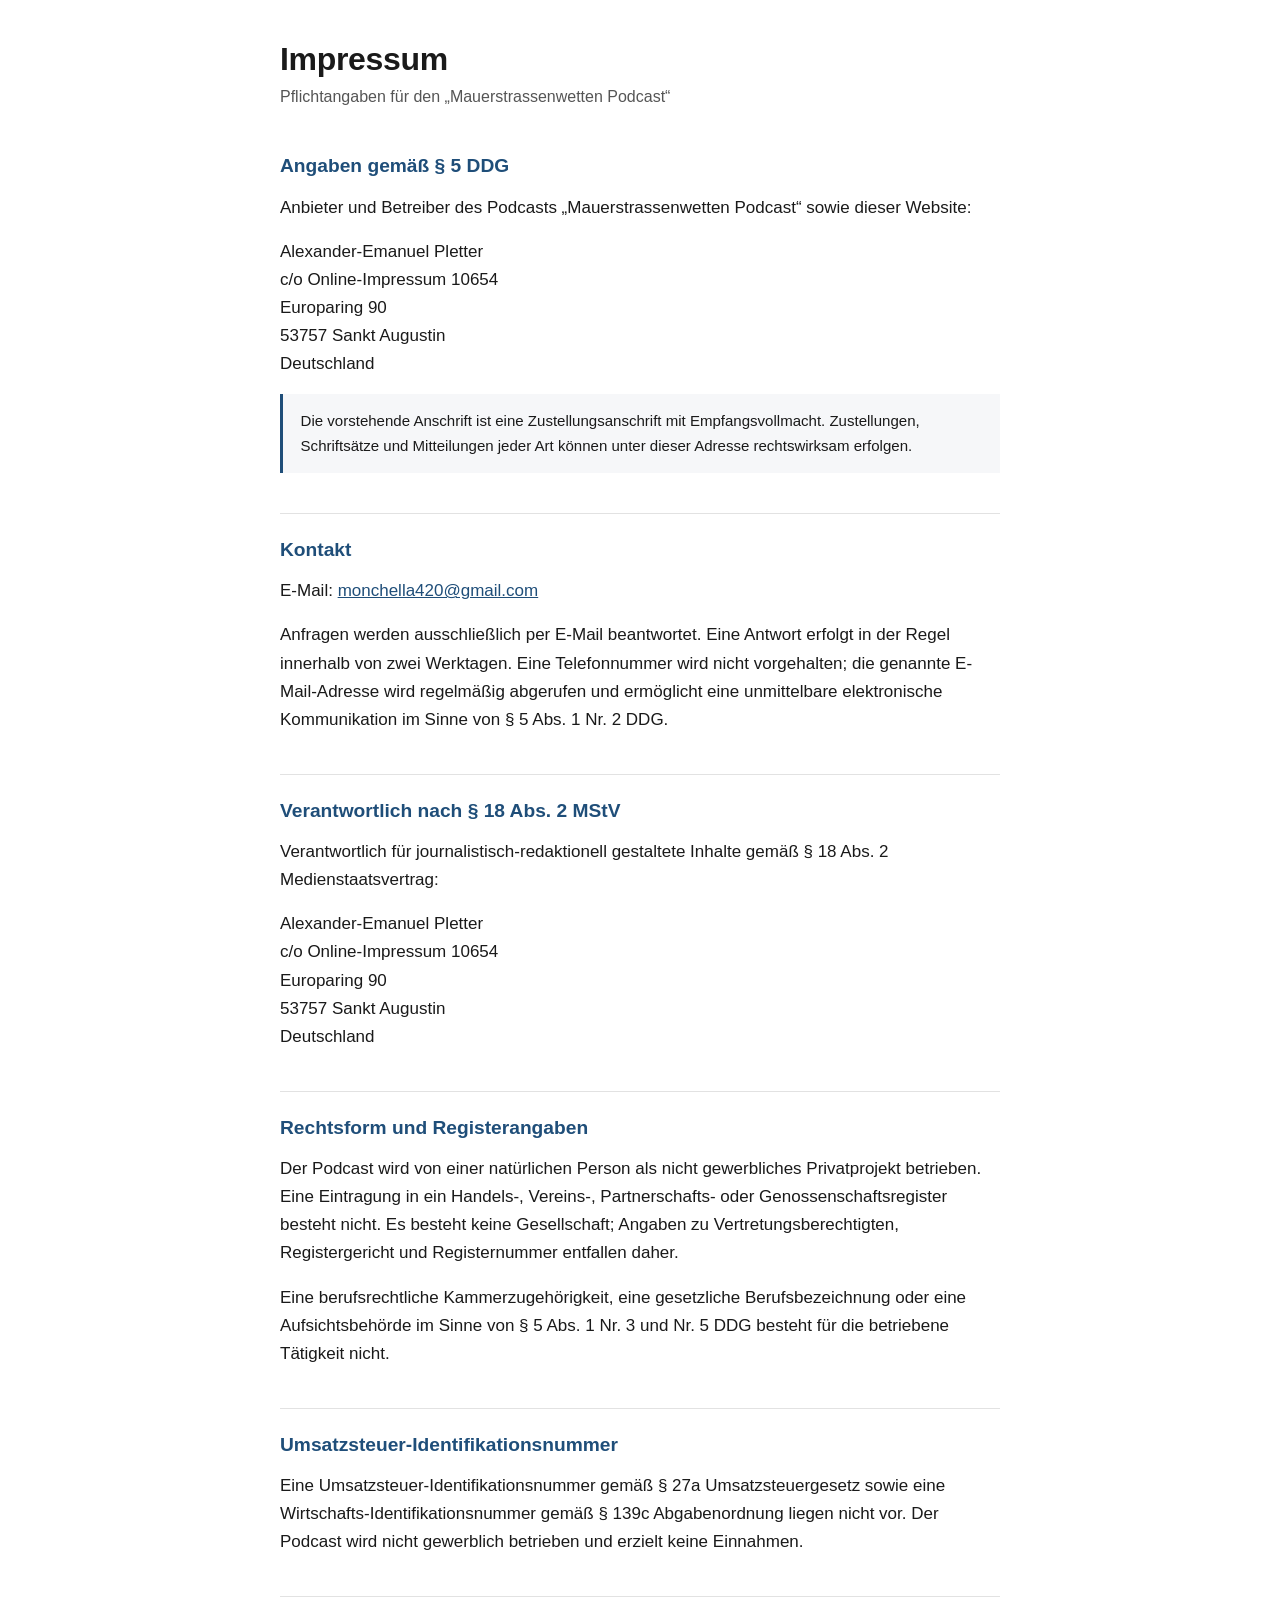
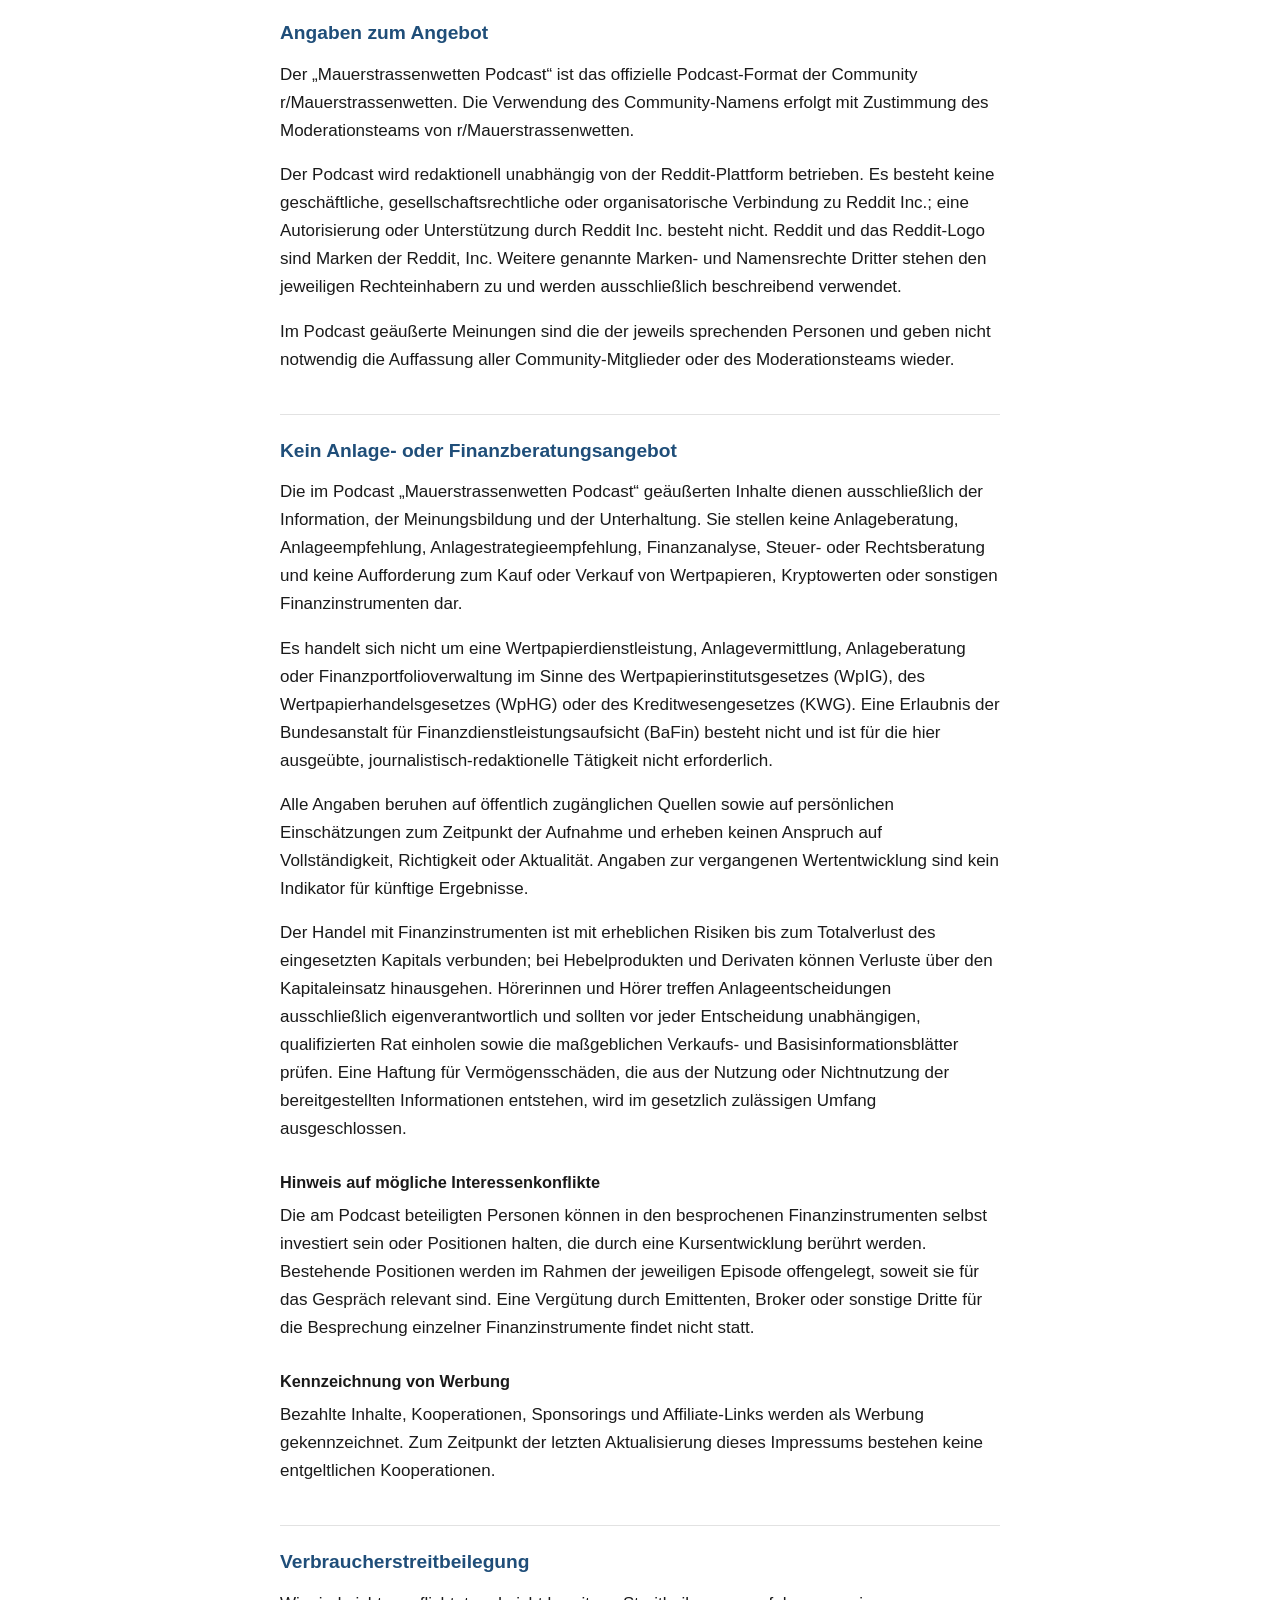
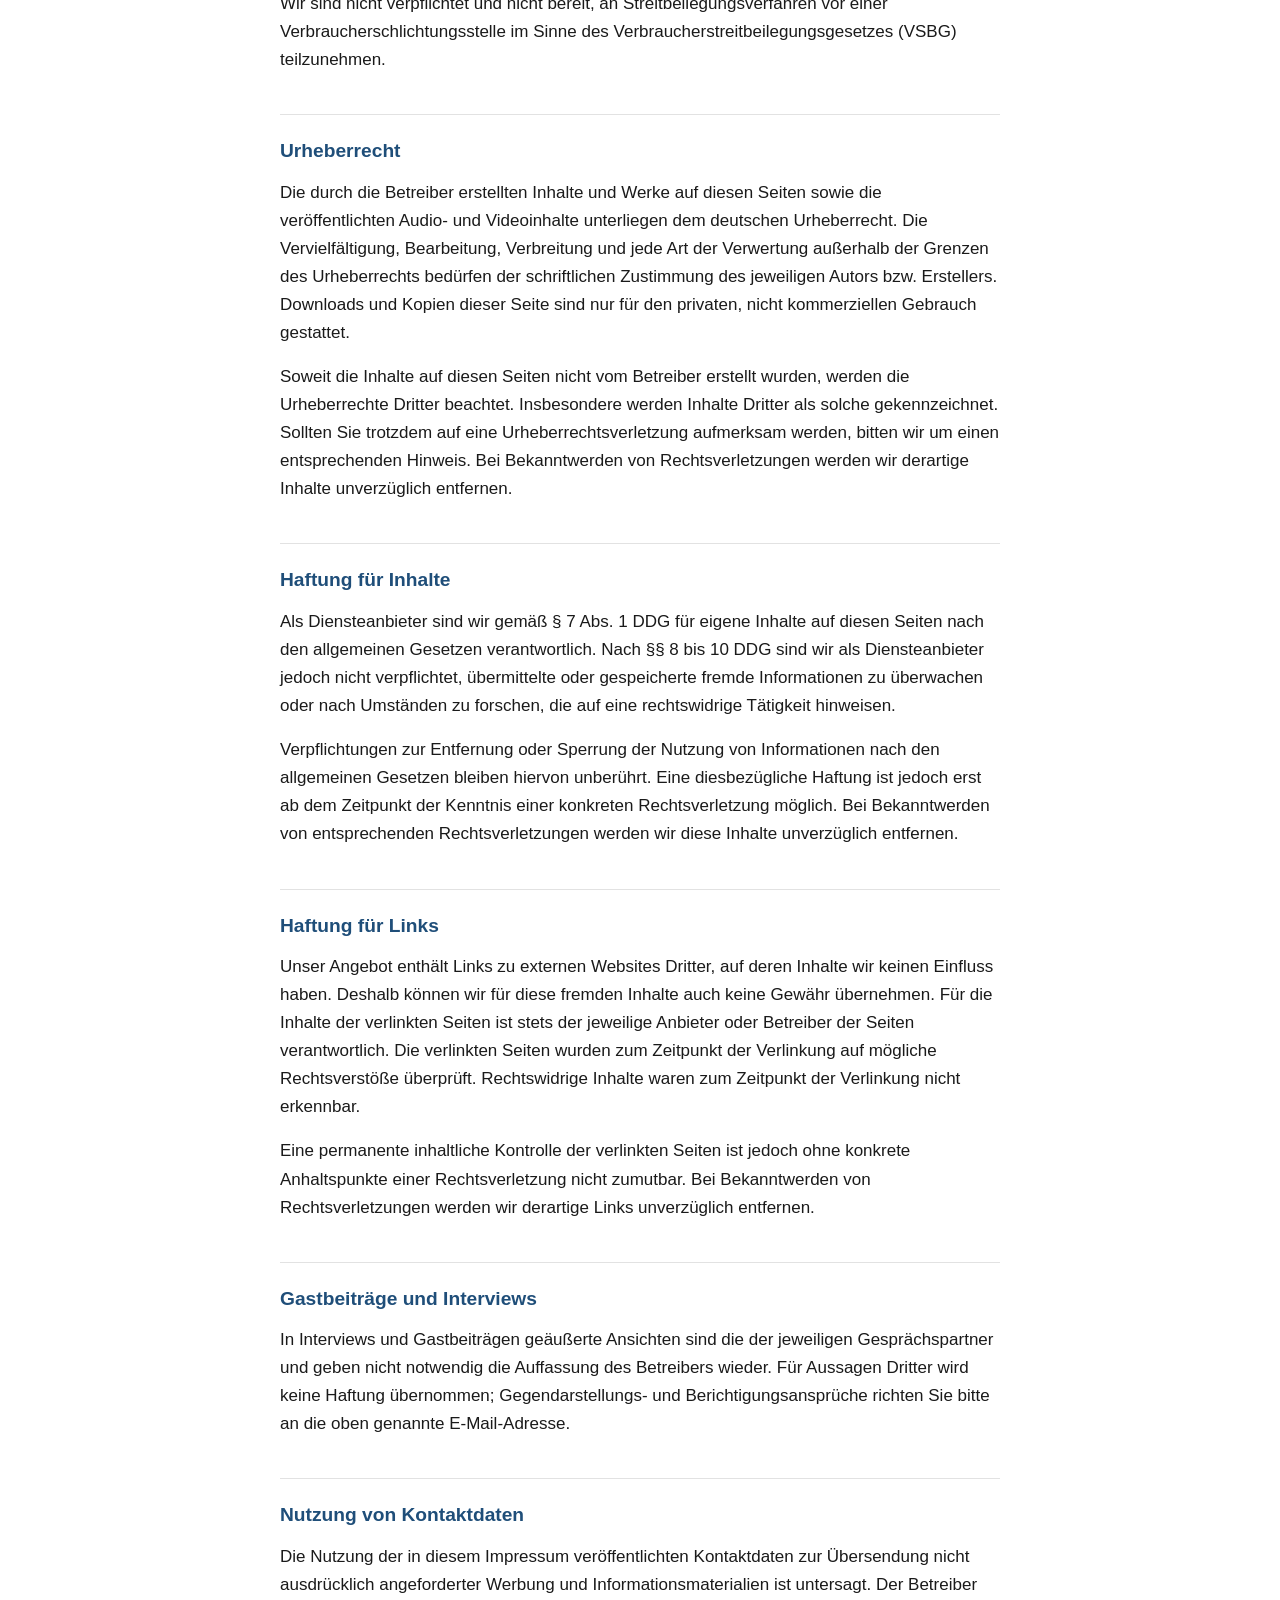
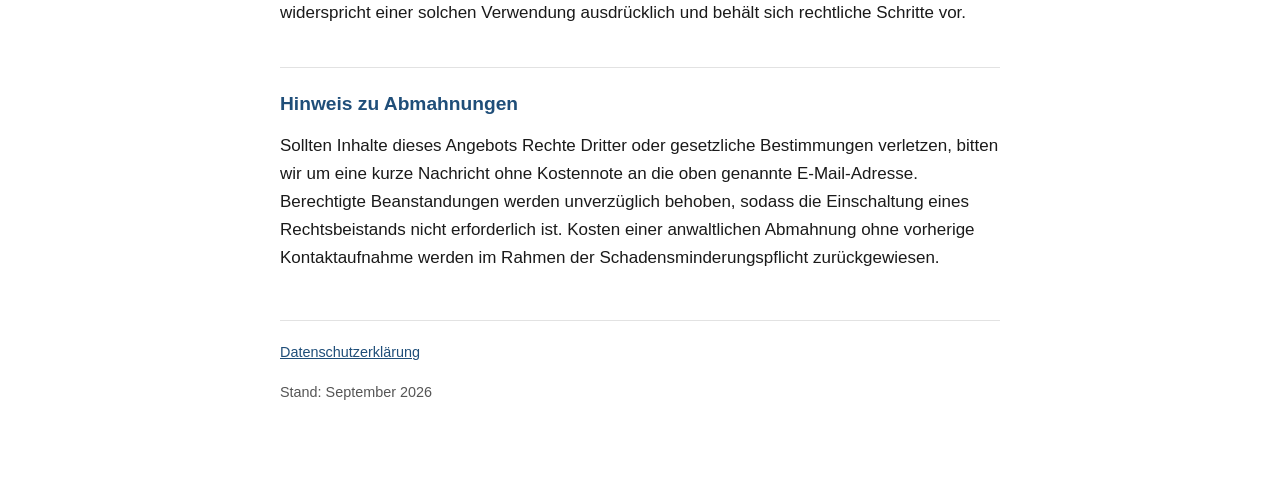
<file: impressum.html>
<!DOCTYPE html>
<html lang="de">
<head>
<meta charset="utf-8">
<meta name="viewport" content="width=device-width, initial-scale=1">
<title>Impressum – Mauerstrassenwetten Podcast</title>
<meta name="description" content="Impressum und Pflichtangaben gemäß § 5 DDG und § 18 Abs. 2 MStV für den Mauerstrassenwetten Podcast.">
<meta name="robots" content="index, follow">
<style>
  :root {
    --text: #1a1a1a;
    --muted: #555;
    --accent: #1f4e79;
    --border: #e2e2e2;
    --bg: #ffffff;
    --box: #f6f7f9;
  }
  * { box-sizing: border-box; }
  html { -webkit-text-size-adjust: 100%; }
  body {
    margin: 0;
    padding: 2.5rem 1.25rem 4rem;
    background: var(--bg);
    color: var(--text);
    font-family: -apple-system, BlinkMacSystemFont, "Segoe UI", Roboto, Helvetica, Arial, sans-serif;
    font-size: 17px;
    line-height: 1.65;
  }
  main { max-width: 720px; margin: 0 auto; }
  h1 {
    font-size: 2rem;
    line-height: 1.2;
    margin: 0 0 0.35rem;
    letter-spacing: -0.01em;
  }
  .subtitle {
    color: var(--muted);
    font-size: 1rem;
    margin: 0 0 2.25rem;
  }
  h2 {
    font-size: 1.2rem;
    margin: 2.5rem 0 0.75rem;
    padding-top: 1.25rem;
    border-top: 1px solid var(--border);
    color: var(--accent);
  }
  h2:first-of-type { border-top: none; padding-top: 0; }
  h3 { font-size: 1.02rem; margin: 1.6rem 0 0.4rem; }
  p { margin: 0 0 1rem; }
  ul { margin: 0 0 1rem; padding-left: 1.3rem; }
  li { margin-bottom: 0.4rem; }
  address { font-style: normal; margin: 0 0 1rem; }
  a { color: var(--accent); }
  a:hover { text-decoration: none; }
  .note {
    background: var(--box);
    border-left: 3px solid var(--accent);
    padding: 0.9rem 1.1rem;
    margin: 0 0 1rem;
    font-size: 0.94rem;
  }
  .note p:last-child { margin-bottom: 0; }
  footer {
    margin-top: 3rem;
    padding-top: 1.25rem;
    border-top: 1px solid var(--border);
    color: var(--muted);
    font-size: 0.9rem;
  }
  footer a { margin-right: 1rem; }
  @media print {
    body { padding: 0; font-size: 11pt; }
    h2 { page-break-after: avoid; }
  }
</style>
</head>
<body>
<main>

  <h1>Impressum</h1>
  <p class="subtitle">Pflichtangaben für den &bdquo;Mauerstrassenwetten Podcast&ldquo;</p>

  <h2>Angaben gemäß § 5 DDG</h2>
  <p>Anbieter und Betreiber des Podcasts &bdquo;Mauerstrassenwetten Podcast&ldquo; sowie dieser Website:</p>
  <address>
    Alexander-Emanuel Pletter<br>
    c/o Online-Impressum 10654<br>
    Europaring 90<br>
    53757 Sankt Augustin<br>
    Deutschland
  </address>
  <div class="note">
    <p>Die vorstehende Anschrift ist eine Zustellungsanschrift mit Empfangsvollmacht. Zustellungen, Schriftsätze und Mitteilungen jeder Art können unter dieser Adresse rechtswirksam erfolgen.</p>
  </div>

  <h2>Kontakt</h2>
  <p>E-Mail: <a href="mailto:monchella420@gmail.com">monchella420@gmail.com</a></p>
  <p>Anfragen werden ausschließlich per E-Mail beantwortet. Eine Antwort erfolgt in der Regel innerhalb von zwei Werktagen. Eine Telefonnummer wird nicht vorgehalten; die genannte E-Mail-Adresse wird regelmäßig abgerufen und ermöglicht eine unmittelbare elektronische Kommunikation im Sinne von § 5 Abs. 1 Nr. 2 DDG.</p>

  <h2>Verantwortlich nach § 18 Abs. 2 MStV</h2>
  <p>Verantwortlich für journalistisch-redaktionell gestaltete Inhalte gemäß § 18 Abs. 2 Medienstaatsvertrag:</p>
  <address>
    Alexander-Emanuel Pletter<br>
    c/o Online-Impressum 10654<br>
    Europaring 90<br>
    53757 Sankt Augustin<br>
    Deutschland
  </address>

  <h2>Rechtsform und Registerangaben</h2>
  <p>Der Podcast wird von einer natürlichen Person als nicht gewerbliches Privatprojekt betrieben. Eine Eintragung in ein Handels-, Vereins-, Partnerschafts- oder Genossenschaftsregister besteht nicht. Es besteht keine Gesellschaft; Angaben zu Vertretungsberechtigten, Registergericht und Registernummer entfallen daher.</p>
  <p>Eine berufsrechtliche Kammerzugehörigkeit, eine gesetzliche Berufsbezeichnung oder eine Aufsichtsbehörde im Sinne von § 5 Abs. 1 Nr. 3 und Nr. 5 DDG besteht für die betriebene Tätigkeit nicht.</p>

  <h2>Umsatzsteuer-Identifikationsnummer</h2>
  <p>Eine Umsatzsteuer-Identifikationsnummer gemäß § 27a Umsatzsteuergesetz sowie eine Wirtschafts-Identifikationsnummer gemäß § 139c Abgabenordnung liegen nicht vor. Der Podcast wird nicht gewerblich betrieben und erzielt keine Einnahmen.</p>

  <h2>Angaben zum Angebot</h2>
  <p>Der &bdquo;Mauerstrassenwetten Podcast&ldquo; ist das offizielle Podcast-Format der Community r/Mauerstrassenwetten. Die Verwendung des Community-Namens erfolgt mit Zustimmung des Moderationsteams von r/Mauerstrassenwetten.</p>
  <p>Der Podcast wird redaktionell unabhängig von der Reddit-Plattform betrieben. Es besteht keine geschäftliche, gesellschaftsrechtliche oder organisatorische Verbindung zu Reddit Inc.; eine Autorisierung oder Unterstützung durch Reddit Inc. besteht nicht. Reddit und das Reddit-Logo sind Marken der Reddit, Inc. Weitere genannte Marken- und Namensrechte Dritter stehen den jeweiligen Rechteinhabern zu und werden ausschließlich beschreibend verwendet.</p>
  <p>Im Podcast geäußerte Meinungen sind die der jeweils sprechenden Personen und geben nicht notwendig die Auffassung aller Community-Mitglieder oder des Moderationsteams wieder.</p>

  <h2>Kein Anlage- oder Finanzberatungsangebot</h2>
  <p>Die im Podcast &bdquo;Mauerstrassenwetten Podcast&ldquo; geäußerten Inhalte dienen ausschließlich der Information, der Meinungsbildung und der Unterhaltung. Sie stellen keine Anlageberatung, Anlageempfehlung, Anlagestrategieempfehlung, Finanzanalyse, Steuer- oder Rechtsberatung und keine Aufforderung zum Kauf oder Verkauf von Wertpapieren, Kryptowerten oder sonstigen Finanzinstrumenten dar.</p>
  <p>Es handelt sich nicht um eine Wertpapierdienstleistung, Anlagevermittlung, Anlageberatung oder Finanzportfolioverwaltung im Sinne des Wertpapierinstitutsgesetzes (WpIG), des Wertpapierhandelsgesetzes (WpHG) oder des Kreditwesengesetzes (KWG). Eine Erlaubnis der Bundesanstalt für Finanzdienstleistungsaufsicht (BaFin) besteht nicht und ist für die hier ausgeübte, journalistisch-redaktionelle Tätigkeit nicht erforderlich.</p>
  <p>Alle Angaben beruhen auf öffentlich zugänglichen Quellen sowie auf persönlichen Einschätzungen zum Zeitpunkt der Aufnahme und erheben keinen Anspruch auf Vollständigkeit, Richtigkeit oder Aktualität. Angaben zur vergangenen Wertentwicklung sind kein Indikator für künftige Ergebnisse.</p>
  <p>Der Handel mit Finanzinstrumenten ist mit erheblichen Risiken bis zum Totalverlust des eingesetzten Kapitals verbunden; bei Hebelprodukten und Derivaten können Verluste über den Kapitaleinsatz hinausgehen. Hörerinnen und Hörer treffen Anlageentscheidungen ausschließlich eigenverantwortlich und sollten vor jeder Entscheidung unabhängigen, qualifizierten Rat einholen sowie die maßgeblichen Verkaufs- und Basisinformationsblätter prüfen. Eine Haftung für Vermögensschäden, die aus der Nutzung oder Nichtnutzung der bereitgestellten Informationen entstehen, wird im gesetzlich zulässigen Umfang ausgeschlossen.</p>

  <h3>Hinweis auf mögliche Interessenkonflikte</h3>
  <p>Die am Podcast beteiligten Personen können in den besprochenen Finanzinstrumenten selbst investiert sein oder Positionen halten, die durch eine Kursentwicklung berührt werden. Bestehende Positionen werden im Rahmen der jeweiligen Episode offengelegt, soweit sie für das Gespräch relevant sind. Eine Vergütung durch Emittenten, Broker oder sonstige Dritte für die Besprechung einzelner Finanzinstrumente findet nicht statt.</p>

  <h3>Kennzeichnung von Werbung</h3>
  <p>Bezahlte Inhalte, Kooperationen, Sponsorings und Affiliate-Links werden als Werbung gekennzeichnet. Zum Zeitpunkt der letzten Aktualisierung dieses Impressums bestehen keine entgeltlichen Kooperationen.</p>

  <h2>Verbraucherstreitbeilegung</h2>
  <p>Wir sind nicht verpflichtet und nicht bereit, an Streitbeilegungsverfahren vor einer Verbraucherschlichtungsstelle im Sinne des Verbraucherstreitbeilegungsgesetzes (VSBG) teilzunehmen.</p>

  <h2>Urheberrecht</h2>
  <p>Die durch die Betreiber erstellten Inhalte und Werke auf diesen Seiten sowie die veröffentlichten Audio- und Videoinhalte unterliegen dem deutschen Urheberrecht. Die Vervielfältigung, Bearbeitung, Verbreitung und jede Art der Verwertung außerhalb der Grenzen des Urheberrechts bedürfen der schriftlichen Zustimmung des jeweiligen Autors bzw. Erstellers. Downloads und Kopien dieser Seite sind nur für den privaten, nicht kommerziellen Gebrauch gestattet.</p>
  <p>Soweit die Inhalte auf diesen Seiten nicht vom Betreiber erstellt wurden, werden die Urheberrechte Dritter beachtet. Insbesondere werden Inhalte Dritter als solche gekennzeichnet. Sollten Sie trotzdem auf eine Urheberrechtsverletzung aufmerksam werden, bitten wir um einen entsprechenden Hinweis. Bei Bekanntwerden von Rechtsverletzungen werden wir derartige Inhalte unverzüglich entfernen.</p>

  <h2>Haftung für Inhalte</h2>
  <p>Als Diensteanbieter sind wir gemäß § 7 Abs. 1 DDG für eigene Inhalte auf diesen Seiten nach den allgemeinen Gesetzen verantwortlich. Nach §§ 8 bis 10 DDG sind wir als Diensteanbieter jedoch nicht verpflichtet, übermittelte oder gespeicherte fremde Informationen zu überwachen oder nach Umständen zu forschen, die auf eine rechtswidrige Tätigkeit hinweisen.</p>
  <p>Verpflichtungen zur Entfernung oder Sperrung der Nutzung von Informationen nach den allgemeinen Gesetzen bleiben hiervon unberührt. Eine diesbezügliche Haftung ist jedoch erst ab dem Zeitpunkt der Kenntnis einer konkreten Rechtsverletzung möglich. Bei Bekanntwerden von entsprechenden Rechtsverletzungen werden wir diese Inhalte unverzüglich entfernen.</p>

  <h2>Haftung für Links</h2>
  <p>Unser Angebot enthält Links zu externen Websites Dritter, auf deren Inhalte wir keinen Einfluss haben. Deshalb können wir für diese fremden Inhalte auch keine Gewähr übernehmen. Für die Inhalte der verlinkten Seiten ist stets der jeweilige Anbieter oder Betreiber der Seiten verantwortlich. Die verlinkten Seiten wurden zum Zeitpunkt der Verlinkung auf mögliche Rechtsverstöße überprüft. Rechtswidrige Inhalte waren zum Zeitpunkt der Verlinkung nicht erkennbar.</p>
  <p>Eine permanente inhaltliche Kontrolle der verlinkten Seiten ist jedoch ohne konkrete Anhaltspunkte einer Rechtsverletzung nicht zumutbar. Bei Bekanntwerden von Rechtsverletzungen werden wir derartige Links unverzüglich entfernen.</p>

  <h2>Gastbeiträge und Interviews</h2>
  <p>In Interviews und Gastbeiträgen geäußerte Ansichten sind die der jeweiligen Gesprächspartner und geben nicht notwendig die Auffassung des Betreibers wieder. Für Aussagen Dritter wird keine Haftung übernommen; Gegendarstellungs- und Berichtigungsansprüche richten Sie bitte an die oben genannte E-Mail-Adresse.</p>

  <h2>Nutzung von Kontaktdaten</h2>
  <p>Die Nutzung der in diesem Impressum veröffentlichten Kontaktdaten zur Übersendung nicht ausdrücklich angeforderter Werbung und Informationsmaterialien ist untersagt. Der Betreiber widerspricht einer solchen Verwendung ausdrücklich und behält sich rechtliche Schritte vor.</p>

  <h2>Hinweis zu Abmahnungen</h2>
  <p>Sollten Inhalte dieses Angebots Rechte Dritter oder gesetzliche Bestimmungen verletzen, bitten wir um eine kurze Nachricht ohne Kostennote an die oben genannte E-Mail-Adresse. Berechtigte Beanstandungen werden unverzüglich behoben, sodass die Einschaltung eines Rechtsbeistands nicht erforderlich ist. Kosten einer anwaltlichen Abmahnung ohne vorherige Kontaktaufnahme werden im Rahmen der Schadensminderungspflicht zurückgewiesen.</p>

  <footer>
    <p><a href="datenschutzerklaerung.html">Datenschutzerklärung</a></p>
    <p>Stand: September 2026</p>
  </footer>

</main>
</body>
</html>
</file>
<file: style.css>
/* ─────────────────────────────────────────────
   MSW Podcast · Linkseite
   Terminal Dark, Grün, ein Herz.
   ───────────────────────────────────────────── */

:root {
  --font-display: 'Anton', 'Impact', 'Arial Narrow', sans-serif;
  --font-body: 'Satoshi', 'Inter', system-ui, sans-serif;
  --font-mono: 'JetBrains Mono', 'SFMono-Regular', Menlo, monospace;

  --bg: #0c0912;
  --bg-2: #140f1d;
  --surface: rgba(255, 255, 255, 0.035);
  --surface-hover: rgba(255, 255, 255, 0.07);
  --line: rgba(255, 255, 255, 0.09);
  --line-strong: rgba(255, 255, 255, 0.18);

  --text: #f6f1fa;
  --text-2: #b3a9bf;
  --text-3: #78708a;

  --green: #ff3fd1;
  --green-deep: #4fe3ff;
  --green-glow: rgba(255, 63, 209, 0.38);
  --yellow: #ffd60a;
  --red: #ff4d5e;

  --yt: #ff0033;
  --sp: #1ed760;
  --ap: #b150e2;
  --rd: #ff4500;

  --radius: 18px;
  --radius-sm: 10px;
  --max: 560px;

  --ease-out: cubic-bezier(0.22, 1, 0.36, 1);
}

*, *::before, *::after { box-sizing: border-box; }

html { -webkit-text-size-adjust: 100%; scroll-behavior: smooth; }

body {
  margin: 0;
  min-height: 100dvh;
  background: var(--bg);
  color: var(--text);
  font-family: var(--font-body);
  font-size: 16px;
  line-height: 1.55;
  -webkit-font-smoothing: antialiased;
  overflow-x: hidden;
}

a { color: inherit; text-decoration: none; }

/* ── Background ─────────────────────────────── */

.bg { position: fixed; inset: 0; z-index: 0; pointer-events: none; overflow: hidden; }

.bg-grid {
  position: absolute; inset: -1px;
  background-image:
    linear-gradient(rgba(255, 63, 209, 0.08) 1px, transparent 1px),
    linear-gradient(90deg, rgba(255, 63, 209, 0.08) 1px, transparent 1px);
  background-size: 44px 44px;
  mask-image: radial-gradient(ellipse 70% 60% at 50% 20%, #000 20%, transparent 100%);
  -webkit-mask-image: radial-gradient(ellipse 70% 60% at 50% 20%, #000 20%, transparent 100%);
}

.bg-glow {
  position: absolute; border-radius: 50%; filter: blur(80px); opacity: 0.55;
}
.bg-glow-a {
  width: 520px; height: 520px; left: 50%; top: -180px; transform: translateX(-50%);
  background: radial-gradient(circle, rgba(255, 63, 209, 0.42), transparent 70%);
  animation: breathe 9s ease-in-out infinite;
}
.bg-glow-b {
  width: 420px; height: 420px; right: -160px; bottom: -120px;
  background: radial-gradient(circle, rgba(79, 227, 255, 0.22), transparent 70%);
  animation: breathe 12s ease-in-out infinite reverse;
}
@keyframes breathe {
  0%, 100% { transform: translateX(-50%) scale(1); opacity: 0.5; }
  50% { transform: translateX(-50%) scale(1.12); opacity: 0.7; }
}
.bg-glow-b { animation-name: breathe-b; }
@keyframes breathe-b {
  0%, 100% { transform: scale(1); opacity: 0.45; }
  50% { transform: scale(1.15); opacity: 0.6; }
}

.bg-noise {
  position: absolute; inset: 0; opacity: 0.06; mix-blend-mode: overlay;
  background-image: url("data:image/svg+xml;utf8,<svg xmlns='http://www.w3.org/2000/svg' width='160' height='160'><filter id='n'><feTurbulence type='fractalNoise' baseFrequency='0.9' numOctaves='2' stitchTiles='stitch'/><feColorMatrix values='0 0 0 0 0.6 0 0 0 0 0.6 0 0 0 0 0.6 0 0 0 0.9 0'/></filter><rect width='100%' height='100%' filter='url(%23n)'/></svg>");
}

/* ── Ticker ─────────────────────────────────── */

.ticker {
  position: relative; z-index: 2;
  border-bottom: 1px solid var(--line);
  background: rgba(12, 9, 18, 0.7);
  backdrop-filter: blur(8px);
  overflow: hidden;
  font-family: var(--font-mono);
  font-size: 12px;
  letter-spacing: 0.04em;
  text-transform: uppercase;
  color: var(--text-2);
  mask-image: linear-gradient(90deg, transparent, #000 6%, #000 94%, transparent);
  -webkit-mask-image: linear-gradient(90deg, transparent, #000 6%, #000 94%, transparent);
}
.ticker-track {
  display: inline-flex; gap: 0; white-space: nowrap;
  padding: 10px 0;
  animation: scroll 42s linear infinite;
}
.ticker:hover .ticker-track { animation-play-state: paused; }
.tick { padding: 0 22px; border-right: 1px solid var(--line); }
.tick.up { color: var(--green-deep); }
.tick.down { color: var(--red); }
@keyframes scroll {
  from { transform: translateX(0); }
  to { transform: translateX(-50%); }
}

/* ── Layout ─────────────────────────────────── */

.wrap {
  position: relative; z-index: 1;
  width: 100%; max-width: var(--max);
  margin: 0 auto;
  padding: 44px 20px 56px;
  display: flex; flex-direction: column; gap: 36px;
}

/* ── Hero ───────────────────────────────────── */

.hero { text-align: center; display: flex; flex-direction: column; align-items: center; }

.avatar-ring {
  position: relative;
  width: 168px; height: 168px;
  border-radius: 50%;
  padding: 6px;
  background:
    conic-gradient(from 210deg, var(--green), var(--green-deep), var(--green), var(--green-deep), var(--green));
  box-shadow: 0 0 0 1px rgba(255, 255, 255, 0.06), 0 24px 60px -18px var(--green-glow);
  animation: rise 0.9s var(--ease-out) both;
}
.avatar-ring::before {
  content: ""; position: absolute; inset: -14px; border-radius: 50%;
  background: radial-gradient(circle, var(--green-glow), transparent 70%);
  z-index: -1; filter: blur(12px);
}
.avatar {
  display: block; width: 100%; height: 100%;
  border-radius: 50%;
  background: #1a0f2a;
  object-fit: cover;
  padding: 0;
  transition: transform 0.6s var(--ease-out);
}
.avatar-ring:hover .avatar { transform: rotate(-6deg) scale(1.04); }

.live-dot {
  position: absolute; right: 8px; bottom: 10px;
  width: 26px; height: 26px; border-radius: 50%;
  background: var(--bg); border: 3px solid var(--bg);
  display: grid; place-items: center;
}
.live-pulse {
  width: 14px; height: 14px; border-radius: 50%; background: var(--green-deep);
  box-shadow: 0 0 0 0 var(--green-glow);
  animation: pulse 2.2s ease-out infinite;
}
@keyframes pulse {
  0% { box-shadow: 0 0 0 0 rgba(79, 227, 255, 0.6); }
  100% { box-shadow: 0 0 0 12px rgba(79, 227, 255, 0); }
}

.eyebrow {
  margin: 26px 0 8px;
  font-family: var(--font-mono);
  font-size: 13px; font-weight: 500;
  letter-spacing: 0.06em;
  color: var(--green);
  animation: rise 0.9s 0.08s var(--ease-out) both;
}
.prompt { color: var(--text-3); margin-right: 6px; }
.cursor { animation: blink 1.1s steps(2) infinite; color: var(--green-deep); }
@keyframes blink { to { opacity: 0; } }

.title {
  margin: 0;
  font-family: var(--font-display);
  font-weight: 400;
  font-size: clamp(46px, 12vw, 68px);
  line-height: 0.92;
  letter-spacing: 0.005em;
  text-transform: uppercase;
  color: var(--text);
  animation: rise 0.9s 0.14s var(--ease-out) both;
}
.title-accent {
  color: var(--green);
  text-shadow: 0 0 28px var(--green-glow);
}

.tagline {
  margin: 18px 0 0;
  max-width: 400px;
  font-size: 16px;
  color: var(--text-2);
  animation: rise 0.9s 0.2s var(--ease-out) both;
}

/* Gelbe Hinweisbox, schwarz auf gelb, wie im Shop */
.banner {
  margin-top: 26px;
  width: 100%;
  background: var(--yellow);
  color: #111;
  border-radius: var(--radius-sm);
  padding: 12px 16px 11px;
  box-shadow: 0 14px 40px -16px rgba(255, 214, 10, 0.55);
  transform: rotate(-0.6deg);
  animation: rise 0.9s 0.26s var(--ease-out) both;
}
.banner-main {
  font-family: var(--font-display);
  font-size: 22px;
  letter-spacing: 0.02em;
  text-transform: uppercase;
  line-height: 1.1;
}
.rockets { display: inline-block; letter-spacing: 0; }
.banner-sub {
  margin-top: 4px;
  font-family: var(--font-mono);
  font-size: 12px; font-weight: 700;
  letter-spacing: 0.05em;
  text-transform: uppercase;
  color: #3a3000;
}

/* ── Links ──────────────────────────────────── */

.links { display: flex; flex-direction: column; gap: 12px; }

.link {
  --brand: var(--green);
  position: relative;
  display: grid;
  grid-template-columns: 52px 1fr auto;
  align-items: center;
  gap: 16px;
  padding: 16px 18px;
  background: var(--surface);
  border: 1px solid var(--line);
  border-radius: var(--radius);
  overflow: hidden;
  transition:
    transform 0.35s var(--ease-out),
    border-color 0.35s var(--ease-out),
    background 0.35s var(--ease-out),
    box-shadow 0.35s var(--ease-out);
  animation: rise 0.8s var(--ease-out) both;
}
.link:nth-child(1) { animation-delay: 0.32s; }
.link:nth-child(2) { animation-delay: 0.38s; }
.link:nth-child(3) { animation-delay: 0.44s; }
.link:nth-child(4) { animation-delay: 0.5s; }

.link::before {
  content: ""; position: absolute; inset: 0;
  background: radial-gradient(120% 140% at 0% 50%, color-mix(in srgb, var(--brand) 18%, transparent), transparent 60%);
  opacity: 0; transition: opacity 0.4s var(--ease-out);
}
.link:hover, .link:focus-visible {
  transform: translateY(-2px);
  background: var(--surface-hover);
  border-color: color-mix(in srgb, var(--brand) 60%, var(--line-strong));
  box-shadow: 0 18px 40px -22px color-mix(in srgb, var(--brand) 70%, transparent);
  outline: none;
}
.link:hover::before, .link:focus-visible::before { opacity: 1; }
.link:active { transform: translateY(0) scale(0.995); }

.link-icon {
  position: relative;
  width: 52px; height: 52px;
  display: grid; place-items: center;
  border-radius: 14px;
  background: color-mix(in srgb, var(--brand) 14%, transparent);
  color: var(--brand);
  border: 1px solid color-mix(in srgb, var(--brand) 30%, transparent);
  transition: transform 0.35s var(--ease-out), background 0.35s var(--ease-out), color 0.35s var(--ease-out);
}
.link-icon svg { width: 26px; height: 26px; }
.link:hover .link-icon { transform: scale(1.06) rotate(-3deg); background: var(--brand); color: #0c0912; }
.link-apple:hover .link-icon, .link-youtube:hover .link-icon { color: #fff; }

.link-text { position: relative; display: flex; flex-direction: column; gap: 2px; min-width: 0; }
.link-title { font-weight: 700; font-size: 17px; letter-spacing: -0.01em; color: var(--text); }
.link-sub { font-size: 13.5px; color: var(--text-2); line-height: 1.4; }

.link-badge {
  position: relative;
  font-family: var(--font-mono);
  font-size: 11px; font-weight: 700;
  letter-spacing: 0.08em; text-transform: uppercase;
  padding: 4px 9px; border-radius: 999px;
  background: var(--brand); color: #fff;
  justify-self: end;
}
.link-arrow {
  position: relative;
  font-size: 20px; color: var(--text-3);
  transition: transform 0.35s var(--ease-out), color 0.35s var(--ease-out);
  justify-self: end;
}
.link:hover .link-arrow { transform: translateX(4px); color: var(--brand); }

/* Wenn ein Badge vorhanden ist, brauchen wir vier Spalten */
.link-youtube { grid-template-columns: 52px 1fr auto auto; }

.link-youtube { --brand: var(--yt); }
.link-spotify { --brand: var(--sp); }
.link-apple   { --brand: var(--ap); }
.link-reddit  { --brand: var(--rd); }

/* ── Herz ───────────────────────────────────── */

.heart {
  text-align: center;
  padding: 26px 20px;
  border: 1px dashed var(--line-strong);
  border-radius: var(--radius);
  background: linear-gradient(180deg, rgba(255, 63, 209, 0.06), transparent);
  animation: rise 0.8s 0.6s var(--ease-out) both;
}
.heart-line { margin: 0; color: var(--text-2); font-size: 15px; }
.heart-strong { margin-top: 6px; font-weight: 700; font-size: 17px; color: var(--text); }
.heart-icon {
  display: inline-block; color: var(--red);
  animation: beat 1.6s ease-in-out infinite;
  transform-origin: center;
}
@keyframes beat {
  0%, 100% { transform: scale(1); }
  14% { transform: scale(1.25); }
  28% { transform: scale(1); }
  42% { transform: scale(1.18); }
  56% { transform: scale(1); }
}

/* ── Footer ─────────────────────────────────── */

.foot { text-align: center; animation: rise 0.8s 0.68s var(--ease-out) both; }
.disclaimer {
  margin: 0 auto; max-width: 440px;
  font-size: 13px; color: var(--text-3); line-height: 1.55;
}
.legal {
  margin: 18px 0 0;
  font-family: var(--font-mono);
  font-size: 13px; font-weight: 500; letter-spacing: 0.02em;
}
.legal a {
  color: var(--text-2);
  border-bottom: 1px solid var(--line-strong);
  padding-bottom: 1px;
  transition: color 0.25s, border-color 0.25s;
}
.legal a:hover { color: var(--green); border-color: var(--green); }
.sep { margin: 0 12px; color: var(--text-3); }
.colophon { margin: 14px 0 0; font-size: 12px; color: var(--text-3); }

/* ── Motion ─────────────────────────────────── */

@keyframes rise {
  from { opacity: 0; transform: translateY(14px); }
  to { opacity: 1; transform: translateY(0); }
}
.banner { animation-name: rise-banner; }
@keyframes rise-banner {
  from { opacity: 0; transform: translateY(14px) rotate(-0.6deg); }
  to { opacity: 1; transform: translateY(0) rotate(-0.6deg); }
}

@media (prefers-reduced-motion: reduce) {
  *, *::before, *::after { animation: none !important; transition: none !important; }
  .banner { transform: rotate(-0.6deg); }
}

/* ── Responsive ─────────────────────────────── */

@media (max-width: 420px) {
  .wrap { padding: 32px 14px 44px; gap: 28px; }
  .avatar-ring { width: 144px; height: 144px; }
  .link { padding: 14px 14px; gap: 12px; grid-template-columns: 46px 1fr auto; }
  .link-youtube { grid-template-columns: 46px 1fr auto; }
  .link-badge { display: none; }
  .link-icon { width: 46px; height: 46px; border-radius: 12px; }
  .link-icon svg { width: 23px; height: 23px; }
  .link-title { font-size: 16px; }
  .link-sub { font-size: 13px; }
  .banner-main { font-size: 19px; }
}

@media (min-width: 900px) {
  .wrap { padding-top: 64px; }
}
</file>
